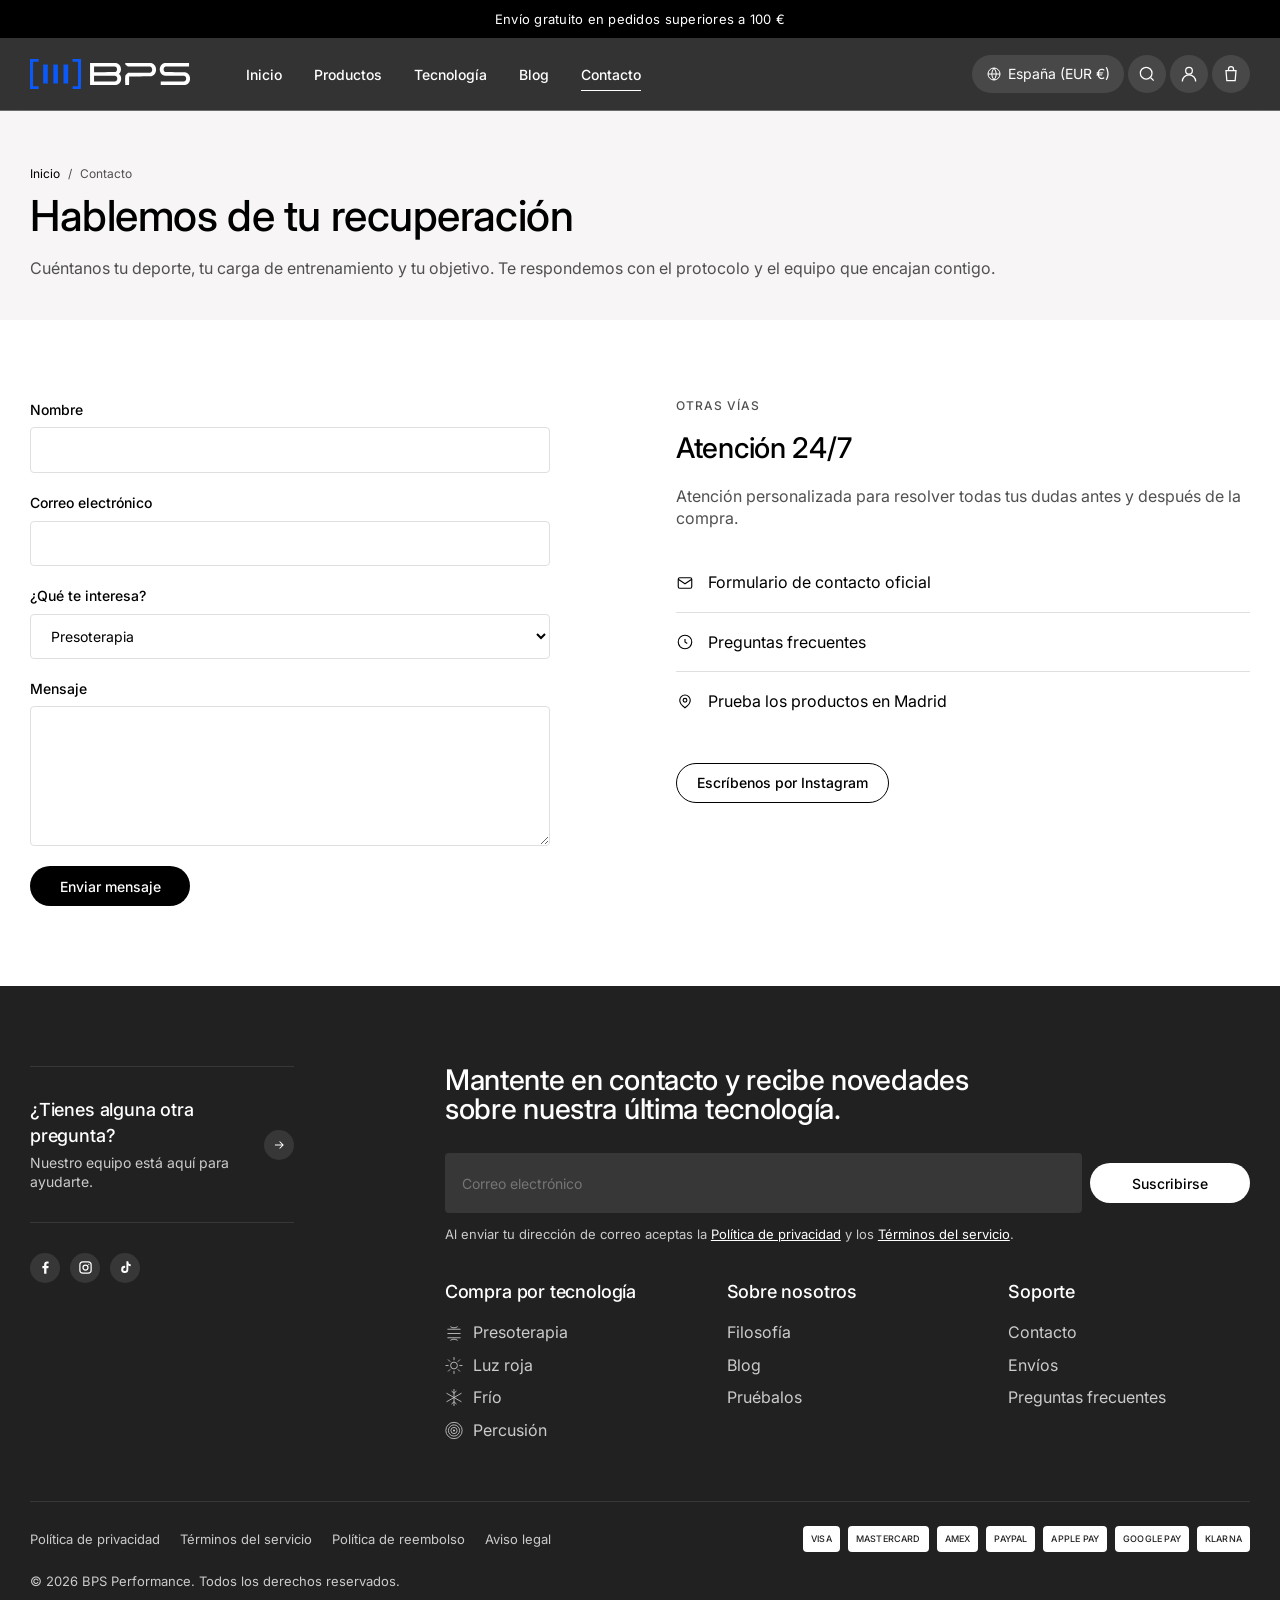
<file: contacto.html>
<!DOCTYPE html>
<html lang="es">
<head>
<meta charset="utf-8">
<meta name="viewport" content="width=device-width, initial-scale=1">
<title>Contacto — BPS Performance</title>
<meta name="description" content="Habla con un especialista de BPS Performance. Te ayudamos a elegir el protocolo y el equipo de recuperación que encajan contigo.">

<link rel="preconnect" href="https://fonts.googleapis.com">
<link rel="preconnect" href="https://fonts.gstatic.com" crossorigin>
<link rel="preconnect" href="https://cdn.shopify.com">
<link href="https://fonts.googleapis.com/css2?family=Inter:wght@400;500&display=swap" rel="stylesheet">

<link rel="stylesheet" href="assets/css/tokens.css">
<link rel="stylesheet" href="assets/css/base.css">
<link rel="stylesheet" href="assets/css/components.css">
<link rel="stylesheet" href="assets/css/layout.css">
</head>

<body class="page">
<a class="skip-link" href="#main">Saltar al contenido</a>

<div class="site-header" data-site-header>
<div class="announcement">
  <p>Envío gratuito en pedidos superiores a 100&nbsp;€</p>
</div>

<!-- Cabecera fija, idéntica en todas las páginas. Al hacer scroll no cambia de
     color: sube el bloque lo justo para esconder la barra de anuncios. -->
<header class="header" data-header>
  <div class="header__inner">
    <a class="header__logo" href="index.html">
      <img class="header__logo-img" src="assets/img/logo-horizontal-white.svg"
           alt="BPS Performance" width="200" height="43">
    </a>

    <nav class="header__nav" aria-label="Principal">
      <ul>
        <li><a href="index.html">Inicio</a></li>
        <li><a href="productos.html">Productos</a></li>
        <li><a href="index.html#tecnologia">Tecnología</a></li>
        <li><a href="blog.html">Blog</a></li>
        <li><a href="contacto.html" aria-current="page">Contacto</a></li>
      </ul>
    </nav>

    <div class="header__actions">
      <a class="header__region" href="#region">
        <svg width="16" height="16" viewBox="0 0 24 24" fill="none" stroke="currentColor" stroke-width="1.5" aria-hidden="true">
          <circle cx="12" cy="12" r="9"/><path d="M3 12h18M12 3a15 15 0 0 1 0 18a15 15 0 0 1 0-18"/>
        </svg>
        España (EUR&nbsp;€)
      </a>

      <a class="header__action" href="#buscar" aria-label="Buscar">
        <svg width="20" height="20" viewBox="0 0 24 24" fill="none" stroke="currentColor" stroke-width="1.5" aria-hidden="true">
          <circle cx="11" cy="11" r="7"/><path d="m20 20-3.5-3.5"/>
        </svg>
      </a>

      <a class="header__action" href="#cuenta" aria-label="Mi cuenta">
        <svg width="20" height="20" viewBox="0 0 24 24" fill="none" stroke="currentColor" stroke-width="1.5" aria-hidden="true">
          <circle cx="12" cy="8" r="4"/><path d="M4 21a8 8 0 0 1 16 0"/>
        </svg>
      </a>

      <a class="header__action" href="#carrito" aria-label="Carrito">
        <svg width="20" height="20" viewBox="0 0 24 24" fill="none" stroke="currentColor" stroke-width="1.5" aria-hidden="true">
          <path d="M6 8h12l-1 12H7L6 8Z"/><path d="M9 8V6a3 3 0 0 1 6 0v2"/>
        </svg>
      </a>

      <button class="header__burger" type="button" data-menu-open aria-expanded="false" aria-controls="mobile-menu" aria-label="Abrir menú">
        <svg width="22" height="22" viewBox="0 0 24 24" fill="none" stroke="currentColor" stroke-width="1.5" aria-hidden="true">
          <path d="M3 7h18M3 12h18M3 17h18"/>
        </svg>
      </button>
    </div>
  </div>
</header>
</div>

<div class="drawer" id="mobile-menu" data-mobile-menu aria-hidden="true">
  <div class="drawer__backdrop" data-menu-close></div>

  <!-- data-theme="dark" invierte los tokens del bloque: texto blanco y botón
       primario en blanco sobre negro, como corresponde a una superficie oscura. -->
  <div class="drawer__panel" data-theme="dark" role="dialog" aria-modal="true" aria-label="Menú de navegación">
    <div class="drawer__head">
      <a class="drawer__logo" href="index.html" aria-label="BPS Performance — inicio">
        <img src="assets/img/logo-horizontal-white.svg" alt="BPS Performance" width="200" height="43">
      </a>
      <button class="drawer__close" type="button" data-menu-close aria-label="Cerrar menú">
        <svg width="11" height="11" viewBox="0 0 24 24" fill="none" stroke="currentColor" stroke-width="2.5" aria-hidden="true">
          <path d="M6 6l12 12M18 6L6 18"/>
        </svg>
      </button>
    </div>

    <nav class="drawer__nav" aria-label="Menú móvil">
      <a class="drawer__link" href="index.html">Inicio</a>

      <div>
        <button class="drawer__toggle" type="button" data-accordion-toggle
                aria-expanded="false" aria-controls="drawer-productos">
          Productos
          <span class="footer__accordion-icon" aria-hidden="true"></span>
        </button>
        <div class="drawer__panel-body" id="drawer-productos" data-accordion-panel>
          <div class="drawer__sublist">
            <a href="coleccion.html">Presoterapia</a>
            <a href="coleccion.html">Terapia de luz roja</a>
            <a href="coleccion.html">Recuperación fría</a>
            <a href="coleccion.html">Liberación muscular</a>
            <a href="productos.html">Ver todo el catálogo</a>
          </div>
        </div>
      </div>

      <a class="drawer__link" href="index.html#tecnologia">Tecnología</a>
      <a class="drawer__link" href="sobre-nosotros.html">Nosotros</a>
      <a class="drawer__link" href="blog.html">Blog</a>
      <a class="drawer__link" href="faq.html">Preguntas frecuentes</a>
      <a class="drawer__link" href="contacto.html">Contacto</a>
    </nav>

    <div class="drawer__foot">
      <a class="header__region" href="#region">
        <svg width="16" height="16" viewBox="0 0 24 24" fill="none" stroke="currentColor" stroke-width="1.5" aria-hidden="true">
          <circle cx="12" cy="12" r="9"/><path d="M3 12h18M12 3a15 15 0 0 1 0 18a15 15 0 0 1 0-18"/>
        </svg>
        España (EUR&nbsp;€)
      </a>
      <a class="btn btn--primary btn--full" href="productos.html">Ver todos los productos</a>
    </div>
  </div>
</div>

<main id="main">

  <section class="page-head">
    <div class="container">
      <nav class="breadcrumb" aria-label="Ruta de navegación">
        <a href="index.html">Inicio</a> <span aria-hidden="true">/</span> <span>Contacto</span>
      </nav>
      <h1 class="page-head__title h2">Hablemos de tu recuperación</h1>
      <p class="page-head__text">
        Cuéntanos tu deporte, tu carga de entrenamiento y tu objetivo. Te
        respondemos con el protocolo y el equipo que encajan contigo.
      </p>
    </div>
  </section>

  <section class="section">
    <div class="container">
      <div class="split split--top">
        <div class="split__body">
          <form action="#" method="post" style="display:grid;gap:20px;max-width:520px">
            <div class="field">
              <label for="nombre">Nombre</label>
              <input class="input" id="nombre" name="nombre" type="text" autocomplete="name" required>
            </div>

            <div class="field">
              <label for="email">Correo electrónico</label>
              <input class="input" id="email" name="email" type="email" autocomplete="email" required>
            </div>

            <div class="field">
              <label for="interes">¿Qué te interesa?</label>
              <select class="select" id="interes" name="interes">
                <option>Presoterapia</option>
                <option>Terapia de luz roja</option>
                <option>Recuperación fría</option>
                <option>Liberación muscular</option>
                <option>Recovery</option>
                <option>Equipar un centro o clínica</option>
              </select>
            </div>

            <div class="field">
              <label for="mensaje">Mensaje</label>
              <textarea class="textarea" id="mensaje" name="mensaje" required></textarea>
            </div>

            <div>
              <button class="btn btn--primary" type="submit">Enviar mensaje</button>
            </div>
          </form>
        </div>

        <div class="split__body">
          <p class="text-eyebrow">Otras vías</p>
          <h2 class="h4">Atención 24/7</h2>
          <p class="text-muted measure">
            Atención personalizada para resolver todas tus dudas antes y después
            de la compra.
          </p>

          <ul class="checklist" style="margin-top:24px">
            <li>
              <svg viewBox="0 0 24 24" fill="none" stroke="currentColor" stroke-width="1.5" aria-hidden="true"><rect x="3" y="5" width="18" height="14" rx="2"/><path d="m3 7 9 6 9-6"/></svg>
              <a href="https://bpsperformance.com/pages/contacto">Formulario de contacto oficial</a>
            </li>
            <li>
              <svg viewBox="0 0 24 24" fill="none" stroke="currentColor" stroke-width="1.5" aria-hidden="true"><circle cx="12" cy="12" r="9"/><path d="M12 8v4l3 2"/></svg>
              <a href="faq.html">Preguntas frecuentes</a>
            </li>
            <li>
              <svg viewBox="0 0 24 24" fill="none" stroke="currentColor" stroke-width="1.5" aria-hidden="true"><path d="M12 21s-7-4.6-7-10a7 7 0 1 1 14 0c0 5.4-7 10-7 10Z"/><circle cx="12" cy="11" r="2.5"/></svg>
              <a href="https://fisioterapiabackpackretiro.es">Prueba los productos en Madrid</a>
            </li>
          </ul>

          <div class="split__actions" style="margin-top:28px">
            <a class="btn btn--secondary" href="https://www.instagram.com/bps_performance_system/">Escríbenos por Instagram</a>
          </div>
        </div>
      </div>
    </div>
  </section>

</main>

<footer class="footer" data-theme="footer">
  <div class="container">
    <div class="footer__top">
      <div class="footer__aside">
        <a class="footer__help" href="contacto.html">
          <span>
            <span class="footer__help-title">¿Tienes alguna otra pregunta?</span>
            <span class="footer__help-text">Nuestro equipo está aquí para ayudarte.</span>
          </span>
          <span class="footer__help-icon" aria-hidden="true">
            <svg width="14" height="14" viewBox="0 0 24 24" fill="none" stroke="currentColor" stroke-width="1.8"><path d="M5 12h14M13 6l6 6-6 6"/></svg>
          </span>
        </a>
        <div class="footer__social">
          <a href="https://www.facebook.com/people/BPS-Performance-System/61586134767767/" aria-label="Facebook">
            <svg width="15" height="15" viewBox="0 0 24 24" fill="currentColor" aria-hidden="true"><path d="M13.5 22v-9h3l.5-3.5h-3.5V7.4c0-1 .3-1.7 1.8-1.7H17V2.6C16.7 2.5 15.6 2.4 14.3 2.4c-2.7 0-4.5 1.6-4.5 4.6v2.5H7V13h2.8v9z"/></svg>
          </a>
          <a href="https://www.instagram.com/bps_performance_system/" aria-label="Instagram">
            <svg width="15" height="15" viewBox="0 0 24 24" fill="none" stroke="currentColor" stroke-width="2" aria-hidden="true"><rect x="3" y="3" width="18" height="18" rx="5"/><circle cx="12" cy="12" r="4"/><circle cx="17.2" cy="6.8" r="1" fill="currentColor" stroke="none"/></svg>
          </a>
          <a href="https://www.tiktok.com/@bps_performance_system" aria-label="TikTok">
            <svg width="15" height="15" viewBox="0 0 24 24" fill="currentColor" aria-hidden="true"><path d="M16.5 2h-3v13a2.6 2.6 0 1 1-2.6-2.6c.2 0 .4 0 .6.1V9.4a5.7 5.7 0 1 0 5 5.6V8.7a6.6 6.6 0 0 0 3.8 1.2V6.8a3.8 3.8 0 0 1-3.8-3.8z"/></svg>
          </a>
        </div>
      </div>

      <div class="footer__main">
        <div style="width:100%">
          <h2 class="footer__newsletter-title">Mantente en contacto y recibe novedades sobre nuestra última tecnología.</h2>
          <form class="subscribe" action="#" method="post">
            <label class="visually-hidden" for="footer-email">Correo electrónico</label>
            <input class="input" id="footer-email" name="email" type="email" placeholder="Correo electrónico" required>
            <button class="btn btn--primary" type="submit">Suscribirse</button>
          </form>
          <p class="footer__legal-note">
            Al enviar tu dirección de correo aceptas la
            <a href="https://bpsperformance.com/policies/privacy-policy">Política de privacidad</a> y los
            <a href="https://bpsperformance.com/policies/terms-of-service">Términos del servicio</a>.
          </p>
        </div>

        <div class="footer__columns">
          <div>
            <button class="footer__accordion-toggle" type="button" data-accordion-toggle
                    aria-expanded="false" aria-controls="footer-tech">
              Compra por tecnología
              <span class="footer__accordion-icon" aria-hidden="true"></span>
            </button>
            <h2 class="footer__heading">Compra por tecnología</h2>
            <div class="footer__accordion-panel" data-scope="mobile" id="footer-tech" data-accordion-panel="mobile">
              <div>
                <ul class="footer__links">
              <li><a href="coleccion.html"><span class="footer__icon" aria-hidden="true"><svg viewBox="0 0 19 19" fill="none"><path d="M3 5h13M3 9.5h13M3 14h13" stroke="currentColor" stroke-width="0.9" stroke-linecap="round"/><path d="M6 2.5c2 1.4 5 1.4 7 0M6 16.5c2-1.4 5-1.4 7 0" stroke="currentColor" stroke-width="0.9" stroke-linecap="round"/></svg></span><span>Presoterapia</span></a></li>
              <li><a href="coleccion.html"><span class="footer__icon" aria-hidden="true"><svg viewBox="0 0 19 19" fill="none"><circle cx="9.5" cy="9.5" r="3.6" stroke="currentColor" stroke-width="0.9"/><path d="M9.5 1v2.4M9.5 15.6V18M18 9.5h-2.4M3.4 9.5H1M15.5 3.5l-1.7 1.7M5.2 13.8l-1.7 1.7M15.5 15.5l-1.7-1.7M5.2 5.2 3.5 3.5" stroke="currentColor" stroke-width="0.9" stroke-linecap="round"/></svg></span><span>Luz roja</span></a></li>
              <li><a href="coleccion.html"><span class="footer__icon" aria-hidden="true"><svg viewBox="0 0 19 19" fill="none"><path d="M9.5 1v17M2 5.2l15 8.6M17 5.2 2 13.8" stroke="currentColor" stroke-width="0.9" stroke-linecap="round"/><path d="M7.2 2.9 9.5 5l2.3-2.1M7.2 16.1 9.5 14l2.3 2.1" stroke="currentColor" stroke-width="0.9" stroke-linecap="round" fill="none"/></svg></span><span>Frío</span></a></li>
              <li><a href="coleccion.html"><span class="footer__icon" aria-hidden="true"><svg viewBox="0 0 19 19" fill="none"><circle cx="9.5" cy="9.5" r="8.6" stroke="currentColor" stroke-width="0.9"/><circle cx="9.5" cy="9.5" r="5.9" stroke="currentColor" stroke-width="0.9"/><circle cx="9.5" cy="9.5" r="3.3" stroke="currentColor" stroke-width="0.9"/><circle cx="9.5" cy="9.5" r="1.1" fill="currentColor"/></svg></span><span>Percusión</span></a></li>
                </ul>
              </div>
            </div>
          </div>
          <div>
            <button class="footer__accordion-toggle" type="button" data-accordion-toggle
                    aria-expanded="false" aria-controls="footer-about">
              Sobre nosotros
              <span class="footer__accordion-icon" aria-hidden="true"></span>
            </button>
            <h2 class="footer__heading">Sobre nosotros</h2>
            <div class="footer__accordion-panel" data-scope="mobile" id="footer-about" data-accordion-panel="mobile">
              <div>
                <ul class="footer__links">
              <li><a href="sobre-nosotros.html"><span>Filosofía</span></a></li>
              <li><a href="blog.html"><span>Blog</span></a></li>
              <li><a href="https://fisioterapiabackpackretiro.es"><span>Pruébalos</span></a></li>
                </ul>
              </div>
            </div>
          </div>
          <div>
            <button class="footer__accordion-toggle" type="button" data-accordion-toggle
                    aria-expanded="false" aria-controls="footer-support">
              Soporte
              <span class="footer__accordion-icon" aria-hidden="true"></span>
            </button>
            <h2 class="footer__heading">Soporte</h2>
            <div class="footer__accordion-panel" data-scope="mobile" id="footer-support" data-accordion-panel="mobile">
              <div>
                <ul class="footer__links">
              <li><a href="contacto.html"><span>Contacto</span></a></li>
              <li><a href="https://bpsperformance.com/policies/shipping-policy"><span>Envíos</span></a></li>
              <li><a href="faq.html"><span>Preguntas frecuentes</span></a></li>
                </ul>
              </div>
            </div>
          </div>
        </div>
      </div>
    </div>

    <div class="footer__bottom">
      <div class="footer__legal">
        <a href="https://bpsperformance.com/policies/privacy-policy">Política de privacidad</a>
        <a href="https://bpsperformance.com/policies/terms-of-service">Términos del servicio</a>
        <a href="https://bpsperformance.com/policies/refund-policy">Política de reembolso</a>
        <a href="https://bpsperformance.com/policies/legal-notice">Aviso legal</a>
      </div>

      <div class="footer__payments" aria-label="Formas de pago">
        <span class="footer__payment">VISA</span>
        <span class="footer__payment">MASTERCARD</span>
        <span class="footer__payment">AMEX</span>
        <span class="footer__payment">PAYPAL</span>
        <span class="footer__payment">APPLE PAY</span>
        <span class="footer__payment">GOOGLE PAY</span>
        <span class="footer__payment">KLARNA</span>
      </div>
    </div>

    <p class="footer__copy" style="margin-top:20px">© 2026 BPS Performance. Todos los derechos reservados.</p>
  </div>
</footer>

<script src="assets/js/site.js" defer></script>
</body>
</html>
</file>
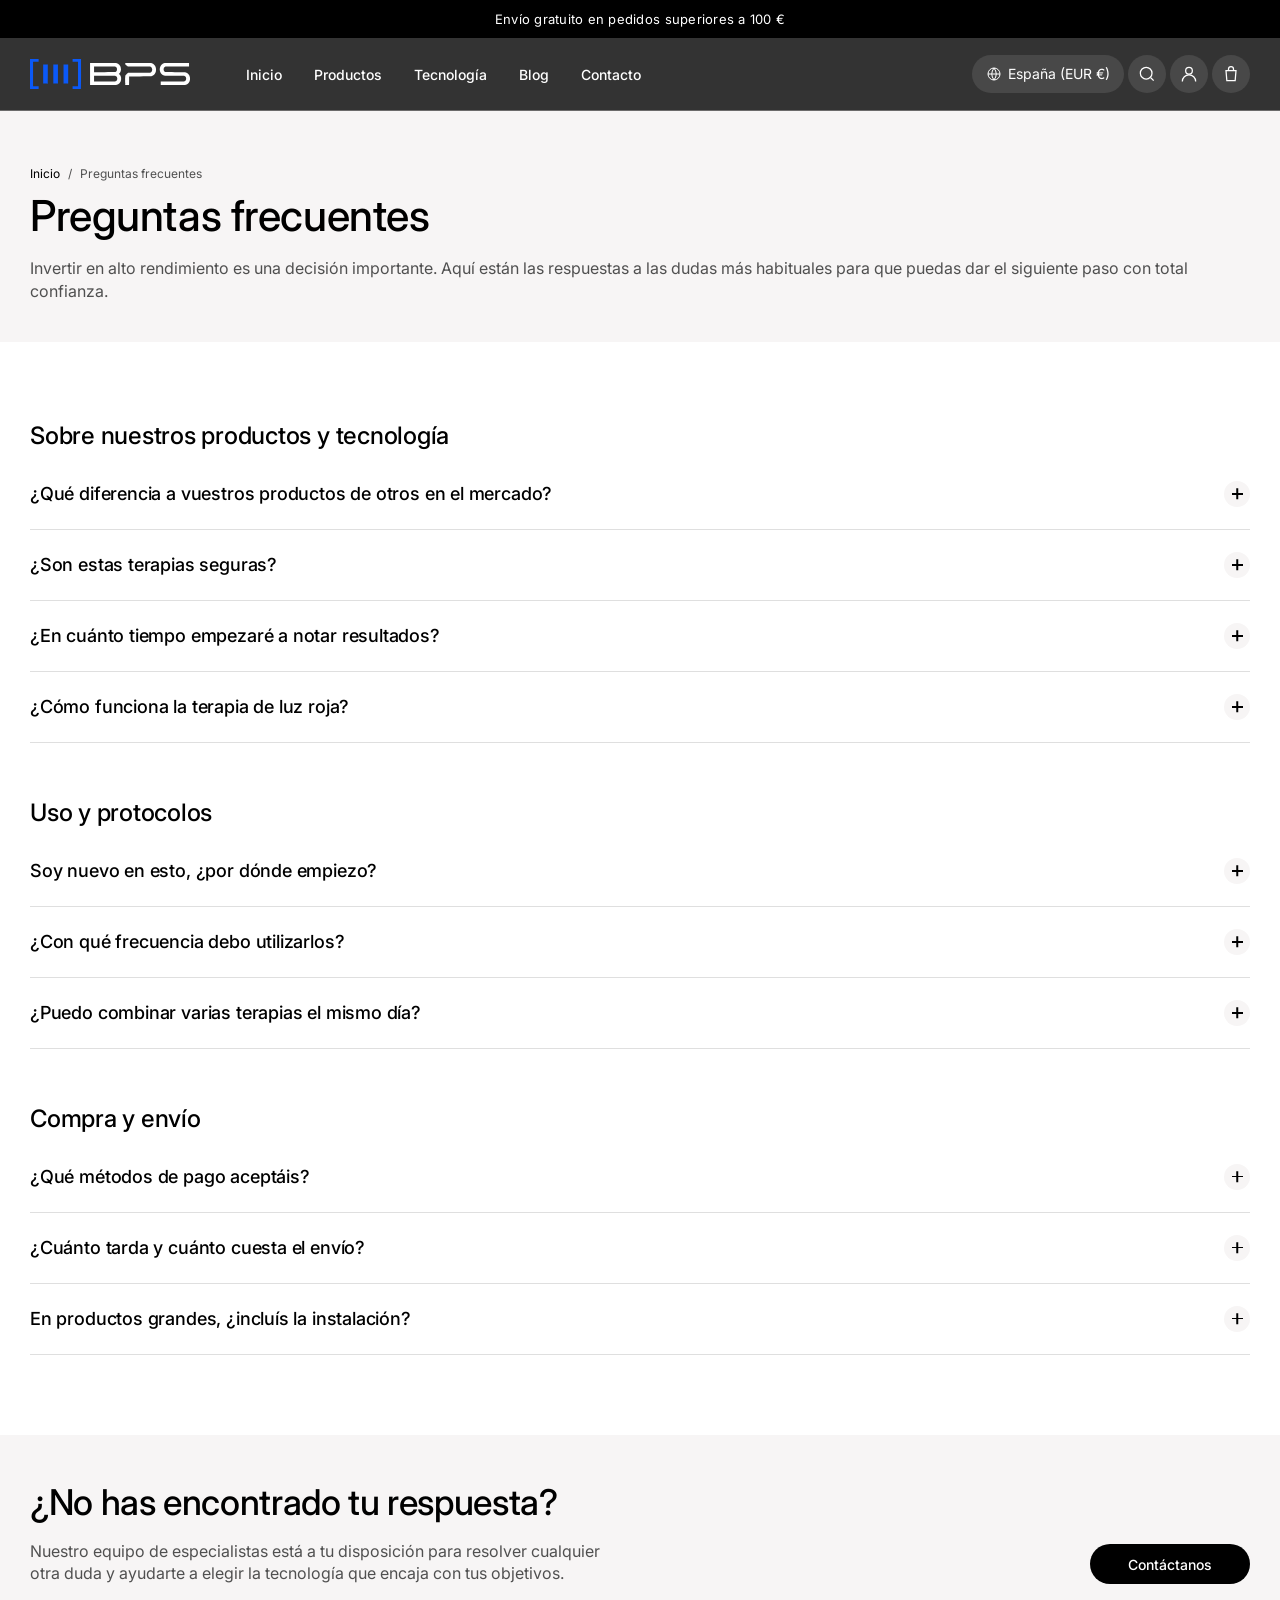
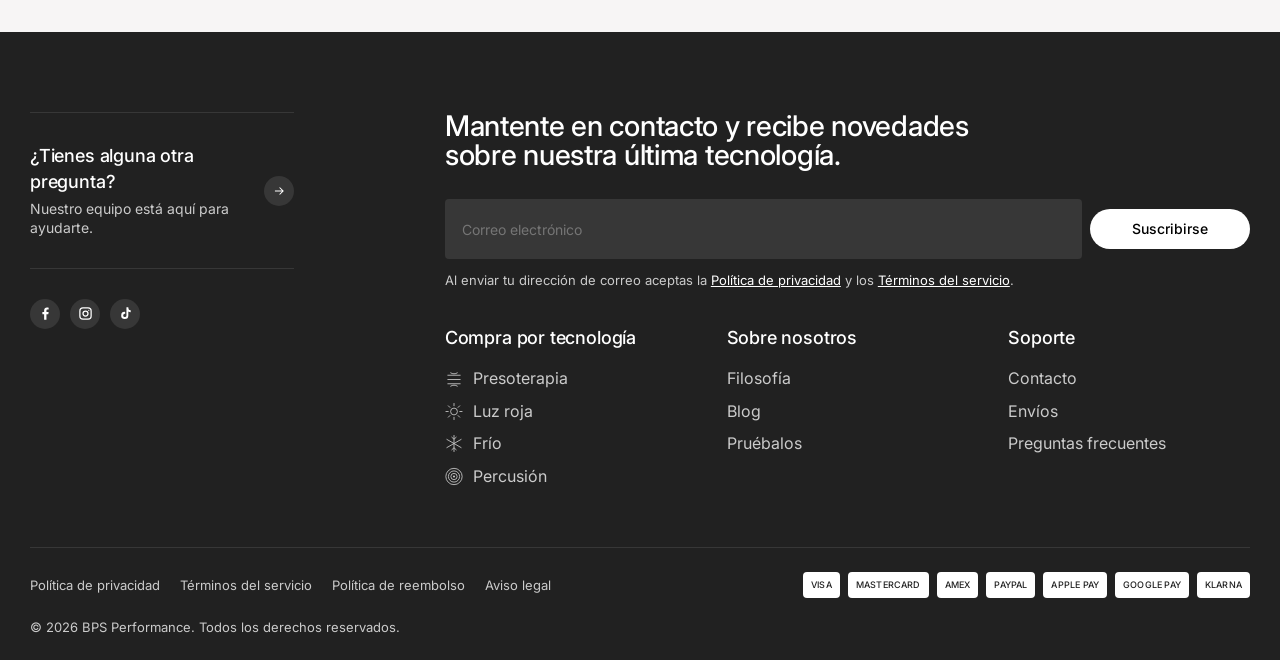
<file: faq.html>
<!DOCTYPE html>
<html lang="es">
<head>
<meta charset="utf-8">
<meta name="viewport" content="width=device-width, initial-scale=1">
<title>Preguntas frecuentes — BPS Performance</title>
<meta name="description" content="Resolvemos las dudas más habituales sobre productos, protocolos de uso, envíos y formas de pago.">

<link rel="preconnect" href="https://fonts.googleapis.com">
<link rel="preconnect" href="https://fonts.gstatic.com" crossorigin>
<link rel="preconnect" href="https://cdn.shopify.com">
<link href="https://fonts.googleapis.com/css2?family=Inter:wght@400;500&display=swap" rel="stylesheet">

<link rel="stylesheet" href="assets/css/tokens.css">
<link rel="stylesheet" href="assets/css/base.css">
<link rel="stylesheet" href="assets/css/components.css">
<link rel="stylesheet" href="assets/css/layout.css">
</head>

<body class="page">
<a class="skip-link" href="#main">Saltar al contenido</a>

<div class="site-header" data-site-header>
<div class="announcement">
  <p>Envío gratuito en pedidos superiores a 100&nbsp;€</p>
</div>

<!-- Cabecera fija, idéntica en todas las páginas. Al hacer scroll no cambia de
     color: sube el bloque lo justo para esconder la barra de anuncios. -->
<header class="header" data-header>
  <div class="header__inner">
    <a class="header__logo" href="index.html">
      <img class="header__logo-img" src="assets/img/logo-horizontal-white.svg"
           alt="BPS Performance" width="200" height="43">
    </a>

    <nav class="header__nav" aria-label="Principal">
      <ul>
        <li><a href="index.html">Inicio</a></li>
        <li><a href="productos.html">Productos</a></li>
        <li><a href="index.html#tecnologia">Tecnología</a></li>
        <li><a href="blog.html">Blog</a></li>
        <li><a href="contacto.html">Contacto</a></li>
      </ul>
    </nav>

    <div class="header__actions">
      <a class="header__region" href="#region">
        <svg width="16" height="16" viewBox="0 0 24 24" fill="none" stroke="currentColor" stroke-width="1.5" aria-hidden="true">
          <circle cx="12" cy="12" r="9"/><path d="M3 12h18M12 3a15 15 0 0 1 0 18a15 15 0 0 1 0-18"/>
        </svg>
        España (EUR&nbsp;€)
      </a>

      <a class="header__action" href="#buscar" aria-label="Buscar">
        <svg width="20" height="20" viewBox="0 0 24 24" fill="none" stroke="currentColor" stroke-width="1.5" aria-hidden="true">
          <circle cx="11" cy="11" r="7"/><path d="m20 20-3.5-3.5"/>
        </svg>
      </a>

      <a class="header__action" href="#cuenta" aria-label="Mi cuenta">
        <svg width="20" height="20" viewBox="0 0 24 24" fill="none" stroke="currentColor" stroke-width="1.5" aria-hidden="true">
          <circle cx="12" cy="8" r="4"/><path d="M4 21a8 8 0 0 1 16 0"/>
        </svg>
      </a>

      <a class="header__action" href="#carrito" aria-label="Carrito">
        <svg width="20" height="20" viewBox="0 0 24 24" fill="none" stroke="currentColor" stroke-width="1.5" aria-hidden="true">
          <path d="M6 8h12l-1 12H7L6 8Z"/><path d="M9 8V6a3 3 0 0 1 6 0v2"/>
        </svg>
      </a>

      <button class="header__burger" type="button" data-menu-open aria-expanded="false" aria-controls="mobile-menu" aria-label="Abrir menú">
        <svg width="22" height="22" viewBox="0 0 24 24" fill="none" stroke="currentColor" stroke-width="1.5" aria-hidden="true">
          <path d="M3 7h18M3 12h18M3 17h18"/>
        </svg>
      </button>
    </div>
  </div>
</header>
</div>

<div class="drawer" id="mobile-menu" data-mobile-menu aria-hidden="true">
  <div class="drawer__backdrop" data-menu-close></div>

  <!-- data-theme="dark" invierte los tokens del bloque: texto blanco y botón
       primario en blanco sobre negro, como corresponde a una superficie oscura. -->
  <div class="drawer__panel" data-theme="dark" role="dialog" aria-modal="true" aria-label="Menú de navegación">
    <div class="drawer__head">
      <a class="drawer__logo" href="index.html" aria-label="BPS Performance — inicio">
        <img src="assets/img/logo-horizontal-white.svg" alt="BPS Performance" width="200" height="43">
      </a>
      <button class="drawer__close" type="button" data-menu-close aria-label="Cerrar menú">
        <svg width="11" height="11" viewBox="0 0 24 24" fill="none" stroke="currentColor" stroke-width="2.5" aria-hidden="true">
          <path d="M6 6l12 12M18 6L6 18"/>
        </svg>
      </button>
    </div>

    <nav class="drawer__nav" aria-label="Menú móvil">
      <a class="drawer__link" href="index.html">Inicio</a>

      <div>
        <button class="drawer__toggle" type="button" data-accordion-toggle
                aria-expanded="false" aria-controls="drawer-productos">
          Productos
          <span class="footer__accordion-icon" aria-hidden="true"></span>
        </button>
        <div class="drawer__panel-body" id="drawer-productos" data-accordion-panel>
          <div class="drawer__sublist">
            <a href="coleccion.html">Presoterapia</a>
            <a href="coleccion.html">Terapia de luz roja</a>
            <a href="coleccion.html">Recuperación fría</a>
            <a href="coleccion.html">Liberación muscular</a>
            <a href="productos.html">Ver todo el catálogo</a>
          </div>
        </div>
      </div>

      <a class="drawer__link" href="index.html#tecnologia">Tecnología</a>
      <a class="drawer__link" href="sobre-nosotros.html">Nosotros</a>
      <a class="drawer__link" href="blog.html">Blog</a>
      <a class="drawer__link" href="faq.html">Preguntas frecuentes</a>
      <a class="drawer__link" href="contacto.html">Contacto</a>
    </nav>

    <div class="drawer__foot">
      <a class="header__region" href="#region">
        <svg width="16" height="16" viewBox="0 0 24 24" fill="none" stroke="currentColor" stroke-width="1.5" aria-hidden="true">
          <circle cx="12" cy="12" r="9"/><path d="M3 12h18M12 3a15 15 0 0 1 0 18a15 15 0 0 1 0-18"/>
        </svg>
        España (EUR&nbsp;€)
      </a>
      <a class="btn btn--primary btn--full" href="productos.html">Ver todos los productos</a>
    </div>
  </div>
</div>

<main id="main">

  <section class="page-head">
    <div class="container">
      <nav class="breadcrumb" aria-label="Ruta de navegación">
        <a href="index.html">Inicio</a> <span aria-hidden="true">/</span> <span>Preguntas frecuentes</span>
      </nav>
      <h1 class="page-head__title h2">Preguntas frecuentes</h1>
      <p class="page-head__text">
        Invertir en alto rendimiento es una decisión importante. Aquí están las
        respuestas a las dudas más habituales para que puedas dar el siguiente
        paso con total confianza.
      </p>
    </div>
  </section>

  <section class="section">
    <div class="container">
      
      <div class="faq__group">
        <h2 class="h5 faq__group-title">Sobre nuestros productos y tecnología</h2>
        <div class="faq__list">
        <div class="faq__item">
          <button class="faq__q" type="button" data-accordion-toggle aria-expanded="false" aria-controls="faq-0-0">
            <span>¿Qué diferencia a vuestros productos de otros en el mercado?</span>
            <span class="footer__accordion-icon" aria-hidden="true"></span>
          </button>
          <div class="faq__a" id="faq-0-0" data-accordion-panel>
            <div><p class="text-muted measure">No somos un simple marketplace. Cada producto del catálogo ha sido seleccionado por su evidencia científica, su calidad de construcción y por usarse en entornos de alto rendimiento por atletas y fisioterapeutas de élite. Priorizamos resultados y fiabilidad por encima de todo.</p></div>
          </div>
        </div>
        <div class="faq__item">
          <button class="faq__q" type="button" data-accordion-toggle aria-expanded="false" aria-controls="faq-0-1">
            <span>¿Son estas terapias seguras?</span>
            <span class="footer__accordion-icon" aria-hidden="true"></span>
          </button>
          <div class="faq__a" id="faq-0-1" data-accordion-panel>
            <div><p class="text-muted measure">Sí. Todas las tecnologías que ofrecemos son seguras cuando se usan siguiendo las indicaciones y los protocolos recomendados. Aun así, conviene consultar con un profesional de la salud antes de empezar cualquier terapia nueva, especialmente si tienes condiciones médicas preexistentes. Cada producto incluye un manual detallado de uso y contraindicaciones.</p></div>
          </div>
        </div>
        <div class="faq__item">
          <button class="faq__q" type="button" data-accordion-toggle aria-expanded="false" aria-controls="faq-0-2">
            <span>¿En cuánto tiempo empezaré a notar resultados?</span>
            <span class="footer__accordion-icon" aria-hidden="true"></span>
          </button>
          <div class="faq__a" id="faq-0-2" data-accordion-panel>
            <div><p class="text-muted measure">Varía según la persona, la terapia y la constancia. Algunos beneficios, como la relajación o la reducción del dolor agudo, se notan desde la primera sesión. Otros, como la mejora del rendimiento o la recuperación celular, son acumulativos y se hacen evidentes tras varias semanas de uso regular.</p></div>
          </div>
        </div>
        <div class="faq__item">
          <button class="faq__q" type="button" data-accordion-toggle aria-expanded="false" aria-controls="faq-0-3">
            <span>¿Cómo funciona la terapia de luz roja?</span>
            <span class="footer__accordion-icon" aria-hidden="true"></span>
          </button>
          <div class="faq__a" id="faq-0-3" data-accordion-panel>
            <div><p class="text-muted measure">Utiliza longitudes de onda específicas, roja e infrarroja cercana, que penetran en la piel y son absorbidas por las mitocondrias, las centrales energéticas de tus células. Eso estimula la producción de energía (ATP), reduce la inflamación y promueve la reparación celular.</p></div>
          </div>
        </div>
        </div>
      </div>
      <div class="faq__group">
        <h2 class="h5 faq__group-title">Uso y protocolos</h2>
        <div class="faq__list">
        <div class="faq__item">
          <button class="faq__q" type="button" data-accordion-toggle aria-expanded="false" aria-controls="faq-1-0">
            <span>Soy nuevo en esto, ¿por dónde empiezo?</span>
            <span class="footer__accordion-icon" aria-hidden="true"></span>
          </button>
          <div class="faq__a" id="faq-1-0" data-accordion-panel>
            <div><p class="text-muted measure">Todos nuestros productos incluyen manual de usuario y protocolos de inicio recomendados. La regla general es empezar con sesiones cortas y de menor intensidad, e ir aumentando gradualmente a medida que tu cuerpo se adapta.</p></div>
          </div>
        </div>
        <div class="faq__item">
          <button class="faq__q" type="button" data-accordion-toggle aria-expanded="false" aria-controls="faq-1-1">
            <span>¿Con qué frecuencia debo utilizarlos?</span>
            <span class="footer__accordion-icon" aria-hidden="true"></span>
          </button>
          <div class="faq__a" id="faq-1-1" data-accordion-panel>
            <div><p class="text-muted measure">Depende del producto y de tus objetivos. Como norma, terapias como la luz roja o la presoterapia se benefician de un uso constante de 3 a 5 veces por semana. La crioterapia puede usarse tras entrenamientos intensos o según se necesite. Lo importante es escuchar a tu cuerpo.</p></div>
          </div>
        </div>
        <div class="faq__item">
          <button class="faq__q" type="button" data-accordion-toggle aria-expanded="false" aria-controls="faq-1-2">
            <span>¿Puedo combinar varias terapias el mismo día?</span>
            <span class="footer__accordion-icon" aria-hidden="true"></span>
          </button>
          <div class="faq__a" id="faq-1-2" data-accordion-panel>
            <div><p class="text-muted measure">Sí, y a menudo es beneficioso: es lo que se conoce como apilamiento. Por ejemplo, pistola de masaje antes de entrenar, crioterapia después y luz roja al final del día para optimizar la recuperación.</p></div>
          </div>
        </div>
        </div>
      </div>
      <div class="faq__group">
        <h2 class="h5 faq__group-title">Compra y envío</h2>
        <div class="faq__list">
        <div class="faq__item">
          <button class="faq__q" type="button" data-accordion-toggle aria-expanded="false" aria-controls="faq-2-0">
            <span>¿Qué métodos de pago aceptáis?</span>
            <span class="footer__accordion-icon" aria-hidden="true"></span>
          </button>
          <div class="faq__a" id="faq-2-0" data-accordion-panel>
            <div><p class="text-muted measure">Las principales tarjetas de crédito (Visa, Mastercard, American Express), PayPal y financiación a través de SeQura para pagar en cómodos plazos.</p></div>
          </div>
        </div>
        <div class="faq__item">
          <button class="faq__q" type="button" data-accordion-toggle aria-expanded="false" aria-controls="faq-2-1">
            <span>¿Cuánto tarda y cuánto cuesta el envío?</span>
            <span class="footer__accordion-icon" aria-hidden="true"></span>
          </button>
          <div class="faq__a" id="faq-2-1" data-accordion-panel>
            <div><p class="text-muted measure">El envío es gratuito en pedidos superiores a 100 €. Los artículos pequeños tardan de 1 a 3 días laborables; los equipos grandes, como bañeras de crioterapia, de 5 a 10 días laborables, y se coordinan directamente contigo.</p></div>
          </div>
        </div>
        <div class="faq__item">
          <button class="faq__q" type="button" data-accordion-toggle aria-expanded="false" aria-controls="faq-2-2">
            <span>En productos grandes, ¿incluís la instalación?</span>
            <span class="footer__accordion-icon" aria-hidden="true"></span>
          </button>
          <div class="faq__a" id="faq-2-2" data-accordion-panel>
            <div><p class="text-muted measure">El transportista contacta previamente para coordinar la entrega, que se hace a pie de calle y no incluye instalación. En determinados productos puede ofrecerse un servicio adicional de subida a domicilio e instalación con coste extra. Pregúntanos sin compromiso antes de hacer el pedido.</p></div>
          </div>
        </div>
        </div>
      </div>
    </div>
  </section>

  <section class="section section--alt section--tight">
    <div class="container">
      <div class="band">
        <div>
          <h2 class="h3">¿No has encontrado tu respuesta?</h2>
          <p class="text-muted measure" style="margin-top:16px">
            Nuestro equipo de especialistas está a tu disposición para resolver
            cualquier otra duda y ayudarte a elegir la tecnología que encaja con
            tus objetivos.
          </p>
        </div>
        <div class="split__actions">
          <a class="btn btn--primary" href="contacto.html">Contáctanos</a>
        </div>
      </div>
    </div>
  </section>

</main>

<footer class="footer" data-theme="footer">
  <div class="container">
    <div class="footer__top">
      <div class="footer__aside">
        <a class="footer__help" href="contacto.html">
          <span>
            <span class="footer__help-title">¿Tienes alguna otra pregunta?</span>
            <span class="footer__help-text">Nuestro equipo está aquí para ayudarte.</span>
          </span>
          <span class="footer__help-icon" aria-hidden="true">
            <svg width="14" height="14" viewBox="0 0 24 24" fill="none" stroke="currentColor" stroke-width="1.8"><path d="M5 12h14M13 6l6 6-6 6"/></svg>
          </span>
        </a>
        <div class="footer__social">
          <a href="https://www.facebook.com/people/BPS-Performance-System/61586134767767/" aria-label="Facebook">
            <svg width="15" height="15" viewBox="0 0 24 24" fill="currentColor" aria-hidden="true"><path d="M13.5 22v-9h3l.5-3.5h-3.5V7.4c0-1 .3-1.7 1.8-1.7H17V2.6C16.7 2.5 15.6 2.4 14.3 2.4c-2.7 0-4.5 1.6-4.5 4.6v2.5H7V13h2.8v9z"/></svg>
          </a>
          <a href="https://www.instagram.com/bps_performance_system/" aria-label="Instagram">
            <svg width="15" height="15" viewBox="0 0 24 24" fill="none" stroke="currentColor" stroke-width="2" aria-hidden="true"><rect x="3" y="3" width="18" height="18" rx="5"/><circle cx="12" cy="12" r="4"/><circle cx="17.2" cy="6.8" r="1" fill="currentColor" stroke="none"/></svg>
          </a>
          <a href="https://www.tiktok.com/@bps_performance_system" aria-label="TikTok">
            <svg width="15" height="15" viewBox="0 0 24 24" fill="currentColor" aria-hidden="true"><path d="M16.5 2h-3v13a2.6 2.6 0 1 1-2.6-2.6c.2 0 .4 0 .6.1V9.4a5.7 5.7 0 1 0 5 5.6V8.7a6.6 6.6 0 0 0 3.8 1.2V6.8a3.8 3.8 0 0 1-3.8-3.8z"/></svg>
          </a>
        </div>
      </div>

      <div class="footer__main">
        <div style="width:100%">
          <h2 class="footer__newsletter-title">Mantente en contacto y recibe novedades sobre nuestra última tecnología.</h2>
          <form class="subscribe" action="#" method="post">
            <label class="visually-hidden" for="footer-email">Correo electrónico</label>
            <input class="input" id="footer-email" name="email" type="email" placeholder="Correo electrónico" required>
            <button class="btn btn--primary" type="submit">Suscribirse</button>
          </form>
          <p class="footer__legal-note">
            Al enviar tu dirección de correo aceptas la
            <a href="https://bpsperformance.com/policies/privacy-policy">Política de privacidad</a> y los
            <a href="https://bpsperformance.com/policies/terms-of-service">Términos del servicio</a>.
          </p>
        </div>

        <div class="footer__columns">
          <div>
            <button class="footer__accordion-toggle" type="button" data-accordion-toggle
                    aria-expanded="false" aria-controls="footer-tech">
              Compra por tecnología
              <span class="footer__accordion-icon" aria-hidden="true"></span>
            </button>
            <h2 class="footer__heading">Compra por tecnología</h2>
            <div class="footer__accordion-panel" data-scope="mobile" id="footer-tech" data-accordion-panel="mobile">
              <div>
                <ul class="footer__links">
              <li><a href="coleccion.html"><span class="footer__icon" aria-hidden="true"><svg viewBox="0 0 19 19" fill="none"><path d="M3 5h13M3 9.5h13M3 14h13" stroke="currentColor" stroke-width="0.9" stroke-linecap="round"/><path d="M6 2.5c2 1.4 5 1.4 7 0M6 16.5c2-1.4 5-1.4 7 0" stroke="currentColor" stroke-width="0.9" stroke-linecap="round"/></svg></span><span>Presoterapia</span></a></li>
              <li><a href="coleccion.html"><span class="footer__icon" aria-hidden="true"><svg viewBox="0 0 19 19" fill="none"><circle cx="9.5" cy="9.5" r="3.6" stroke="currentColor" stroke-width="0.9"/><path d="M9.5 1v2.4M9.5 15.6V18M18 9.5h-2.4M3.4 9.5H1M15.5 3.5l-1.7 1.7M5.2 13.8l-1.7 1.7M15.5 15.5l-1.7-1.7M5.2 5.2 3.5 3.5" stroke="currentColor" stroke-width="0.9" stroke-linecap="round"/></svg></span><span>Luz roja</span></a></li>
              <li><a href="coleccion.html"><span class="footer__icon" aria-hidden="true"><svg viewBox="0 0 19 19" fill="none"><path d="M9.5 1v17M2 5.2l15 8.6M17 5.2 2 13.8" stroke="currentColor" stroke-width="0.9" stroke-linecap="round"/><path d="M7.2 2.9 9.5 5l2.3-2.1M7.2 16.1 9.5 14l2.3 2.1" stroke="currentColor" stroke-width="0.9" stroke-linecap="round" fill="none"/></svg></span><span>Frío</span></a></li>
              <li><a href="coleccion.html"><span class="footer__icon" aria-hidden="true"><svg viewBox="0 0 19 19" fill="none"><circle cx="9.5" cy="9.5" r="8.6" stroke="currentColor" stroke-width="0.9"/><circle cx="9.5" cy="9.5" r="5.9" stroke="currentColor" stroke-width="0.9"/><circle cx="9.5" cy="9.5" r="3.3" stroke="currentColor" stroke-width="0.9"/><circle cx="9.5" cy="9.5" r="1.1" fill="currentColor"/></svg></span><span>Percusión</span></a></li>
                </ul>
              </div>
            </div>
          </div>
          <div>
            <button class="footer__accordion-toggle" type="button" data-accordion-toggle
                    aria-expanded="false" aria-controls="footer-about">
              Sobre nosotros
              <span class="footer__accordion-icon" aria-hidden="true"></span>
            </button>
            <h2 class="footer__heading">Sobre nosotros</h2>
            <div class="footer__accordion-panel" data-scope="mobile" id="footer-about" data-accordion-panel="mobile">
              <div>
                <ul class="footer__links">
              <li><a href="sobre-nosotros.html"><span>Filosofía</span></a></li>
              <li><a href="blog.html"><span>Blog</span></a></li>
              <li><a href="https://fisioterapiabackpackretiro.es"><span>Pruébalos</span></a></li>
                </ul>
              </div>
            </div>
          </div>
          <div>
            <button class="footer__accordion-toggle" type="button" data-accordion-toggle
                    aria-expanded="false" aria-controls="footer-support">
              Soporte
              <span class="footer__accordion-icon" aria-hidden="true"></span>
            </button>
            <h2 class="footer__heading">Soporte</h2>
            <div class="footer__accordion-panel" data-scope="mobile" id="footer-support" data-accordion-panel="mobile">
              <div>
                <ul class="footer__links">
              <li><a href="contacto.html"><span>Contacto</span></a></li>
              <li><a href="https://bpsperformance.com/policies/shipping-policy"><span>Envíos</span></a></li>
              <li><a href="faq.html"><span>Preguntas frecuentes</span></a></li>
                </ul>
              </div>
            </div>
          </div>
        </div>
      </div>
    </div>

    <div class="footer__bottom">
      <div class="footer__legal">
        <a href="https://bpsperformance.com/policies/privacy-policy">Política de privacidad</a>
        <a href="https://bpsperformance.com/policies/terms-of-service">Términos del servicio</a>
        <a href="https://bpsperformance.com/policies/refund-policy">Política de reembolso</a>
        <a href="https://bpsperformance.com/policies/legal-notice">Aviso legal</a>
      </div>

      <div class="footer__payments" aria-label="Formas de pago">
        <span class="footer__payment">VISA</span>
        <span class="footer__payment">MASTERCARD</span>
        <span class="footer__payment">AMEX</span>
        <span class="footer__payment">PAYPAL</span>
        <span class="footer__payment">APPLE PAY</span>
        <span class="footer__payment">GOOGLE PAY</span>
        <span class="footer__payment">KLARNA</span>
      </div>
    </div>

    <p class="footer__copy" style="margin-top:20px">© 2026 BPS Performance. Todos los derechos reservados.</p>
  </div>
</footer>

<script src="assets/js/site.js" defer></script>
</body>
</html>
</file>
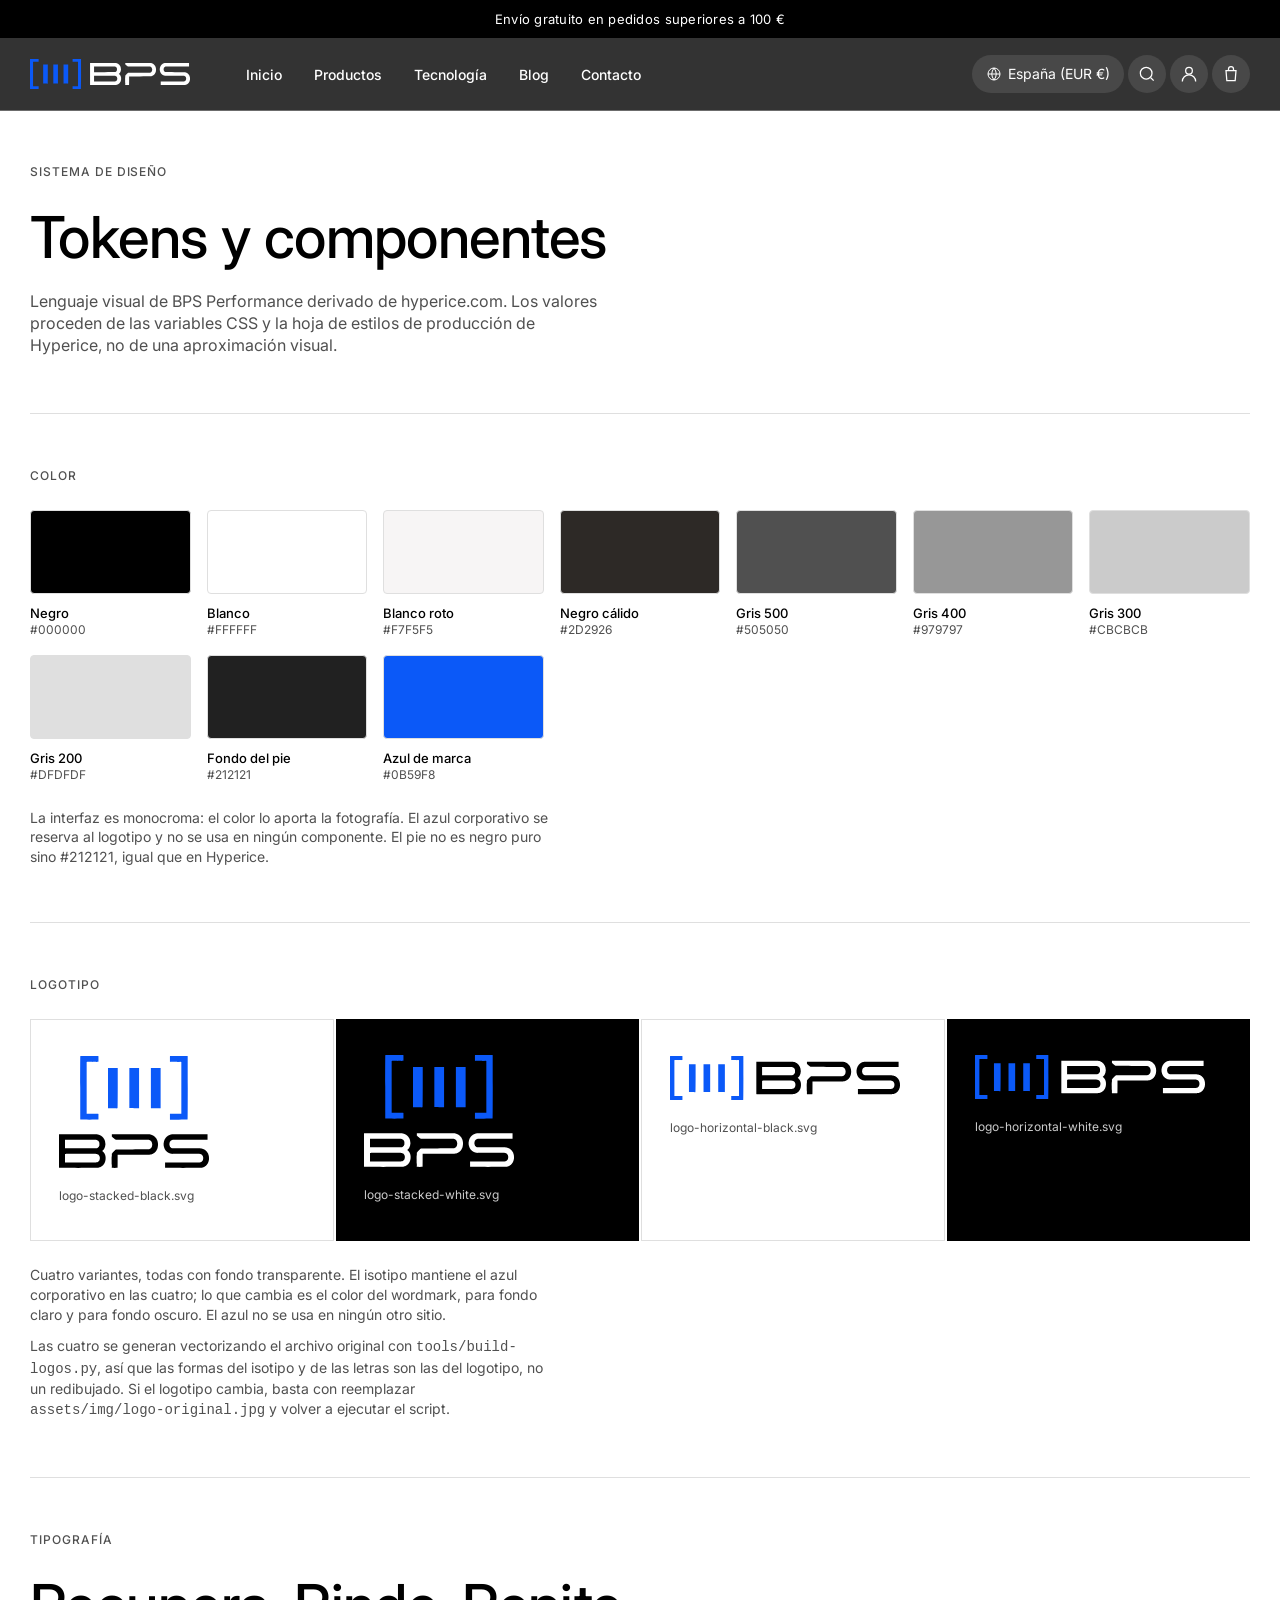
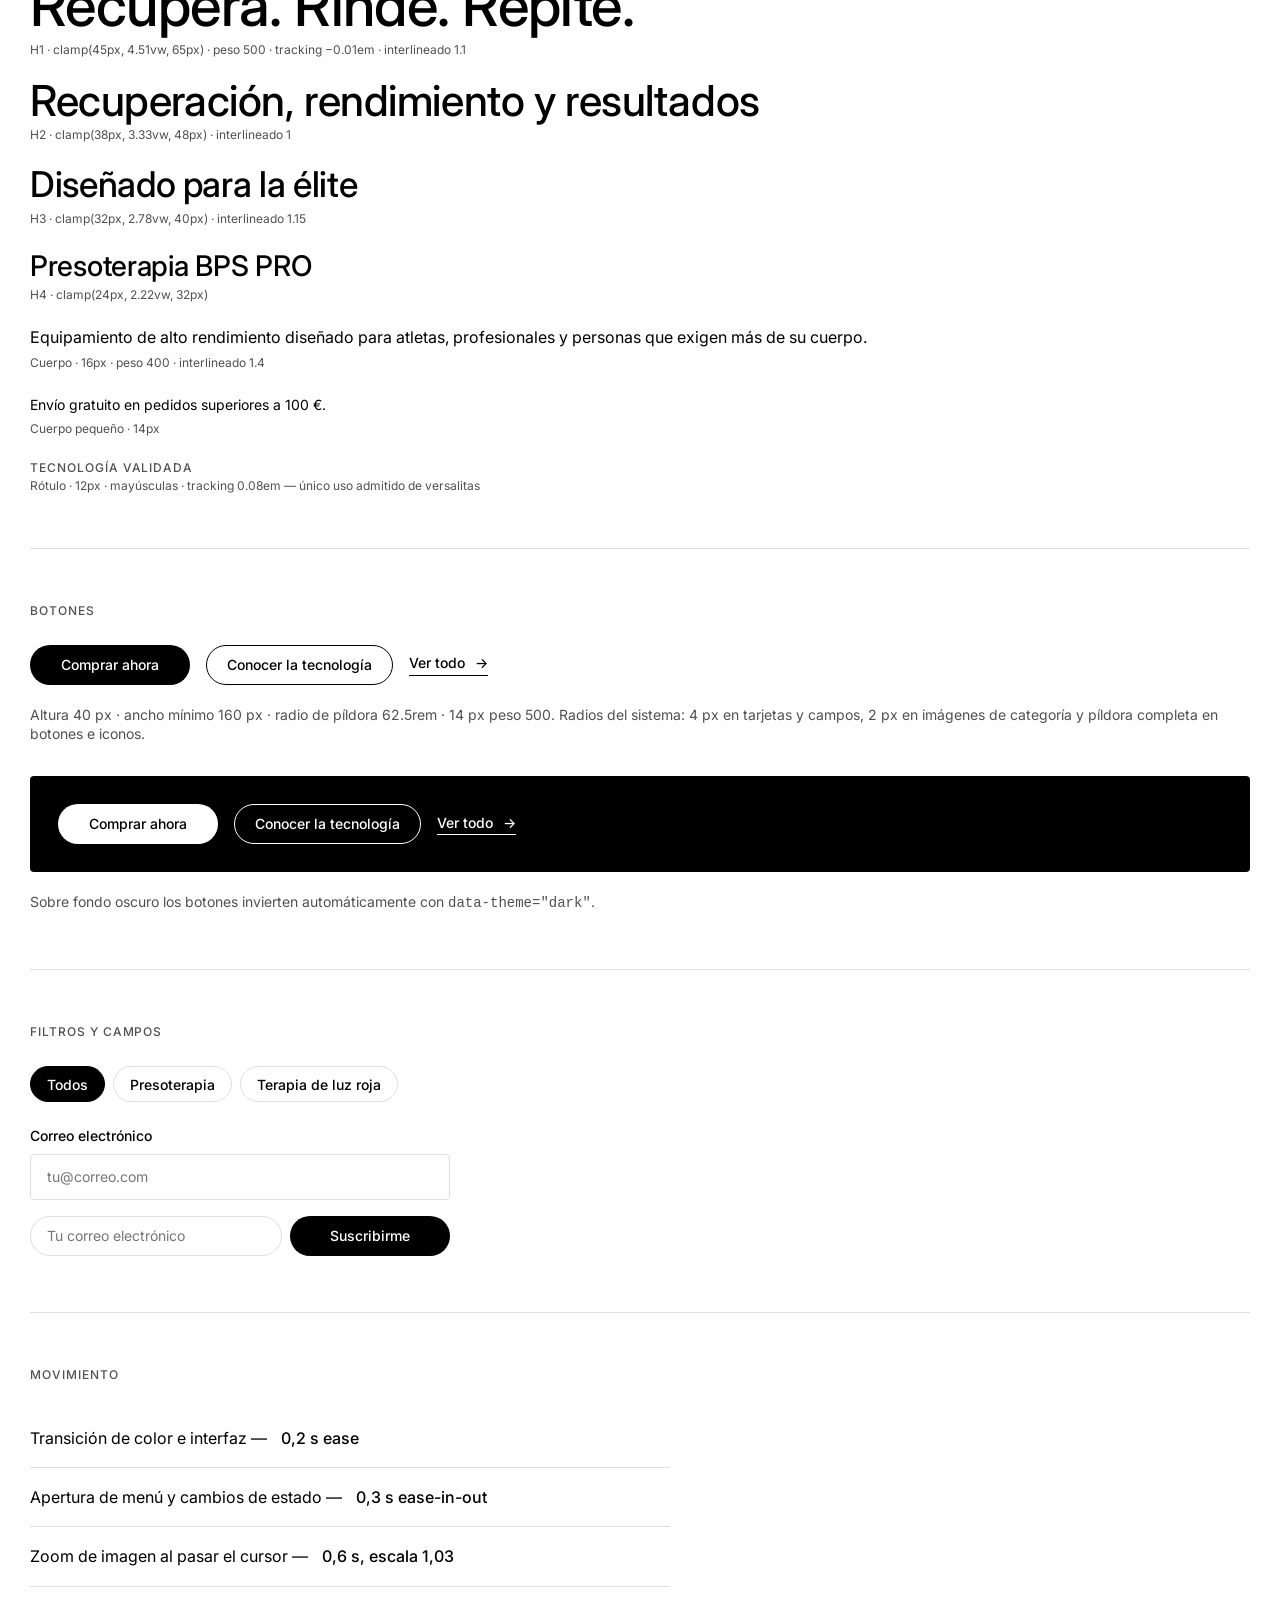
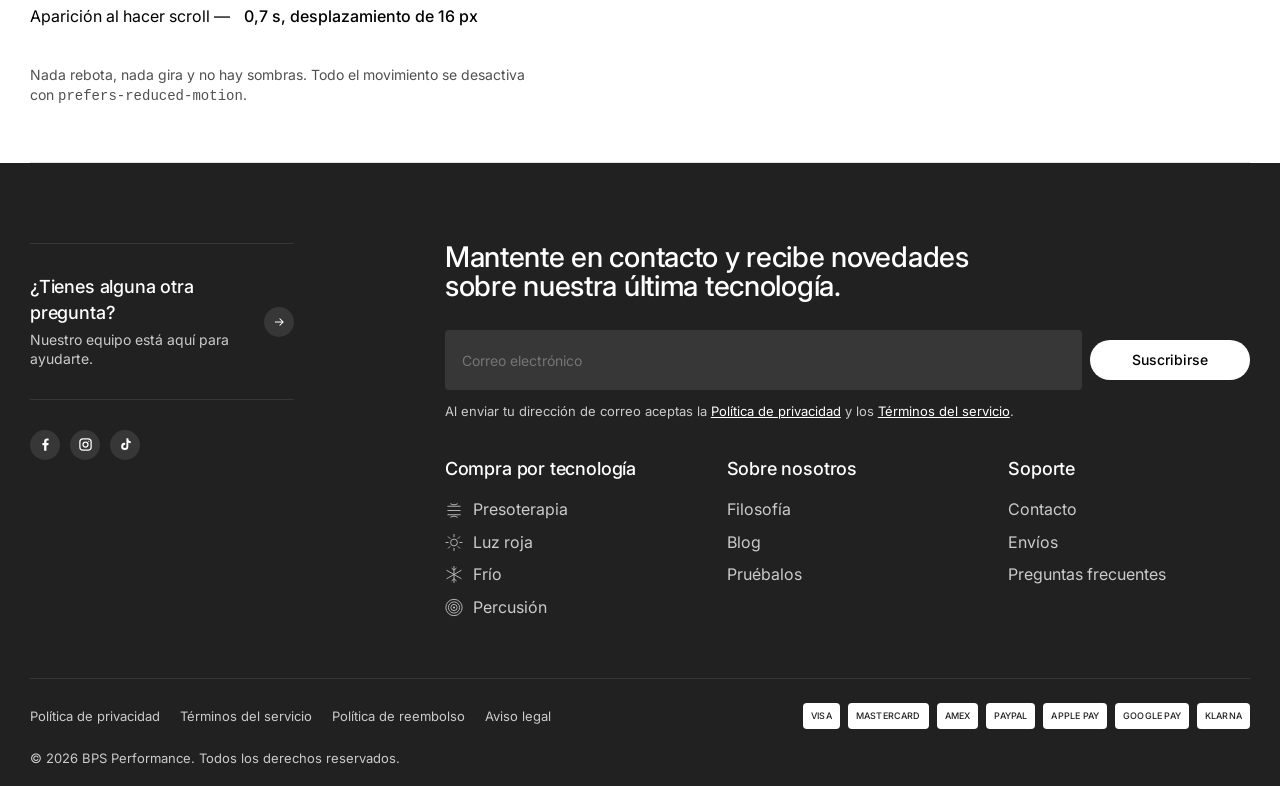
<file: styleguide.html>
<!DOCTYPE html>
<html lang="es">
<head>
<meta charset="utf-8">
<meta name="viewport" content="width=device-width, initial-scale=1">
<title>Sistema de diseño — BPS Performance</title>
<meta name="robots" content="noindex">

<link rel="preconnect" href="https://fonts.googleapis.com">
<link rel="preconnect" href="https://fonts.gstatic.com" crossorigin>
<link href="https://fonts.googleapis.com/css2?family=Inter:wght@400;500&display=swap" rel="stylesheet">

<link rel="stylesheet" href="assets/css/tokens.css">
<link rel="stylesheet" href="assets/css/base.css">
<link rel="stylesheet" href="assets/css/components.css">
<link rel="stylesheet" href="assets/css/layout.css">

<style>
  .sg-section { padding-block: 56px; border-bottom: 1px solid var(--color-border); }
  .sg-label { margin-bottom: 28px; }
  .sg-row { display: flex; flex-wrap: wrap; gap: 16px; align-items: center; }
  .sg-swatches { display: grid; grid-template-columns: repeat(auto-fill, minmax(150px, 1fr)); gap: 16px; }
  .sg-swatch__chip { height: 84px; border-radius: var(--radius-card); border: 1px solid var(--color-border); }
  .sg-swatch__name { margin-top: 10px; font-size: 0.8125rem; font-weight: 500; }
  .sg-swatch__hex { font-size: 0.75rem; color: var(--color-foreground-secondary); }
  .sg-type > * + * { margin-top: 24px; }
  .sg-meta { display: block; margin-top: 6px; font-size: 0.75rem; color: var(--color-foreground-secondary); letter-spacing: 0; font-weight: 400; text-transform: none; }
</style>
</head>

<body class="page">

<div class="site-header" data-site-header>
<div class="announcement">
  <p>Envío gratuito en pedidos superiores a 100&nbsp;€</p>
</div>

<!-- Cabecera fija, idéntica en todas las páginas. Al hacer scroll no cambia de
     color: sube el bloque lo justo para esconder la barra de anuncios. -->
<header class="header" data-header>
  <div class="header__inner">
    <a class="header__logo" href="index.html">
      <img class="header__logo-img" src="assets/img/logo-horizontal-white.svg"
           alt="BPS Performance" width="200" height="43">
    </a>

    <nav class="header__nav" aria-label="Principal">
      <ul>
        <li><a href="index.html">Inicio</a></li>
        <li><a href="productos.html">Productos</a></li>
        <li><a href="index.html#tecnologia">Tecnología</a></li>
        <li><a href="blog.html">Blog</a></li>
        <li><a href="contacto.html">Contacto</a></li>
      </ul>
    </nav>

    <div class="header__actions">
      <a class="header__region" href="#region">
        <svg width="16" height="16" viewBox="0 0 24 24" fill="none" stroke="currentColor" stroke-width="1.5" aria-hidden="true">
          <circle cx="12" cy="12" r="9"/><path d="M3 12h18M12 3a15 15 0 0 1 0 18a15 15 0 0 1 0-18"/>
        </svg>
        España (EUR&nbsp;€)
      </a>

      <a class="header__action" href="#buscar" aria-label="Buscar">
        <svg width="20" height="20" viewBox="0 0 24 24" fill="none" stroke="currentColor" stroke-width="1.5" aria-hidden="true">
          <circle cx="11" cy="11" r="7"/><path d="m20 20-3.5-3.5"/>
        </svg>
      </a>

      <a class="header__action" href="#cuenta" aria-label="Mi cuenta">
        <svg width="20" height="20" viewBox="0 0 24 24" fill="none" stroke="currentColor" stroke-width="1.5" aria-hidden="true">
          <circle cx="12" cy="8" r="4"/><path d="M4 21a8 8 0 0 1 16 0"/>
        </svg>
      </a>

      <a class="header__action" href="#carrito" aria-label="Carrito">
        <svg width="20" height="20" viewBox="0 0 24 24" fill="none" stroke="currentColor" stroke-width="1.5" aria-hidden="true">
          <path d="M6 8h12l-1 12H7L6 8Z"/><path d="M9 8V6a3 3 0 0 1 6 0v2"/>
        </svg>
      </a>

      <button class="header__burger" type="button" data-menu-open aria-expanded="false" aria-controls="mobile-menu" aria-label="Abrir menú">
        <svg width="22" height="22" viewBox="0 0 24 24" fill="none" stroke="currentColor" stroke-width="1.5" aria-hidden="true">
          <path d="M3 7h18M3 12h18M3 17h18"/>
        </svg>
      </button>
    </div>
  </div>
</header>
</div>

<div class="drawer" id="mobile-menu" data-mobile-menu aria-hidden="true">
  <div class="drawer__backdrop" data-menu-close></div>

  <!-- data-theme="dark" invierte los tokens del bloque: texto blanco y botón
       primario en blanco sobre negro, como corresponde a una superficie oscura. -->
  <div class="drawer__panel" data-theme="dark" role="dialog" aria-modal="true" aria-label="Menú de navegación">
    <div class="drawer__head">
      <a class="drawer__logo" href="index.html" aria-label="BPS Performance — inicio">
        <img src="assets/img/logo-horizontal-white.svg" alt="BPS Performance" width="200" height="43">
      </a>
      <button class="drawer__close" type="button" data-menu-close aria-label="Cerrar menú">
        <svg width="11" height="11" viewBox="0 0 24 24" fill="none" stroke="currentColor" stroke-width="2.5" aria-hidden="true">
          <path d="M6 6l12 12M18 6L6 18"/>
        </svg>
      </button>
    </div>

    <nav class="drawer__nav" aria-label="Menú móvil">
      <a class="drawer__link" href="index.html">Inicio</a>

      <div>
        <button class="drawer__toggle" type="button" data-accordion-toggle
                aria-expanded="false" aria-controls="drawer-productos">
          Productos
          <span class="footer__accordion-icon" aria-hidden="true"></span>
        </button>
        <div class="drawer__panel-body" id="drawer-productos" data-accordion-panel>
          <div class="drawer__sublist">
            <a href="coleccion.html">Presoterapia</a>
            <a href="coleccion.html">Terapia de luz roja</a>
            <a href="coleccion.html">Recuperación fría</a>
            <a href="coleccion.html">Liberación muscular</a>
            <a href="productos.html">Ver todo el catálogo</a>
          </div>
        </div>
      </div>

      <a class="drawer__link" href="index.html#tecnologia">Tecnología</a>
      <a class="drawer__link" href="sobre-nosotros.html">Nosotros</a>
      <a class="drawer__link" href="blog.html">Blog</a>
      <a class="drawer__link" href="faq.html">Preguntas frecuentes</a>
      <a class="drawer__link" href="contacto.html">Contacto</a>
    </nav>

    <div class="drawer__foot">
      <a class="header__region" href="#region">
        <svg width="16" height="16" viewBox="0 0 24 24" fill="none" stroke="currentColor" stroke-width="1.5" aria-hidden="true">
          <circle cx="12" cy="12" r="9"/><path d="M3 12h18M12 3a15 15 0 0 1 0 18a15 15 0 0 1 0-18"/>
        </svg>
        España (EUR&nbsp;€)
      </a>
      <a class="btn btn--primary btn--full" href="productos.html">Ver todos los productos</a>
    </div>
  </div>
</div>
<main class="container">

  <section class="sg-section">
    <p class="text-eyebrow sg-label">Sistema de diseño</p>
    <h1>Tokens y componentes</h1>
    <p class="text-muted measure" style="margin-top:20px">
      Lenguaje visual de BPS Performance derivado de hyperice.com. Los valores
      proceden de las variables CSS y la hoja de estilos de producción de
      Hyperice, no de una aproximación visual.
    </p>
  </section>

  <section class="sg-section">
    <p class="text-eyebrow sg-label">Color</p>
    <div class="sg-swatches">
      <div><div class="sg-swatch__chip" style="background:#000000"></div><p class="sg-swatch__name">Negro</p><p class="sg-swatch__hex">#000000</p></div>
      <div><div class="sg-swatch__chip" style="background:#ffffff"></div><p class="sg-swatch__name">Blanco</p><p class="sg-swatch__hex">#FFFFFF</p></div>
      <div><div class="sg-swatch__chip" style="background:#f7f5f5"></div><p class="sg-swatch__name">Blanco roto</p><p class="sg-swatch__hex">#F7F5F5</p></div>
      <div><div class="sg-swatch__chip" style="background:#2d2926"></div><p class="sg-swatch__name">Negro cálido</p><p class="sg-swatch__hex">#2D2926</p></div>
      <div><div class="sg-swatch__chip" style="background:#505050"></div><p class="sg-swatch__name">Gris 500</p><p class="sg-swatch__hex">#505050</p></div>
      <div><div class="sg-swatch__chip" style="background:#979797"></div><p class="sg-swatch__name">Gris 400</p><p class="sg-swatch__hex">#979797</p></div>
      <div><div class="sg-swatch__chip" style="background:#cbcbcb"></div><p class="sg-swatch__name">Gris 300</p><p class="sg-swatch__hex">#CBCBCB</p></div>
      <div><div class="sg-swatch__chip" style="background:#dfdfdf"></div><p class="sg-swatch__name">Gris 200</p><p class="sg-swatch__hex">#DFDFDF</p></div>
      <div><div class="sg-swatch__chip" style="background:#212121"></div><p class="sg-swatch__name">Fondo del pie</p><p class="sg-swatch__hex">#212121</p></div>
      <div><div class="sg-swatch__chip" style="background:#0b59f8"></div><p class="sg-swatch__name">Azul de marca</p><p class="sg-swatch__hex">#0B59F8</p></div>
    </div>
    <p class="text-body-small text-muted" style="margin-top:24px;max-width:58ch">
      La interfaz es monocroma: el color lo aporta la fotografía. El azul
      corporativo se reserva al logotipo y no se usa en ningún componente.
      El pie no es negro puro sino #212121, igual que en Hyperice.
    </p>
  </section>

  <section class="sg-section">
    <p class="text-eyebrow sg-label">Logotipo</p>
    <div style="display:grid;grid-template-columns:repeat(auto-fit,minmax(260px,1fr));gap:2px">
      <div style="background:var(--color-white);padding:36px 28px;border:1px solid var(--color-border)">
        <img src="assets/img/logo-stacked-black.svg" alt="Logotipo apilado en negro" width="150">
        <p class="sg-swatch__hex" style="margin-top:20px">logo-stacked-black.svg</p>
      </div>
      <div style="background:var(--color-black);padding:36px 28px">
        <img src="assets/img/logo-stacked-white.svg" alt="Logotipo apilado en blanco" width="150">
        <p class="sg-swatch__hex" style="margin-top:20px;color:var(--color-grey-300)">logo-stacked-white.svg</p>
      </div>
      <div style="background:var(--color-white);padding:36px 28px;border:1px solid var(--color-border)">
        <img src="assets/img/logo-horizontal-black.svg" alt="Logotipo horizontal en negro" width="230">
        <p class="sg-swatch__hex" style="margin-top:20px">logo-horizontal-black.svg</p>
      </div>
      <div style="background:var(--color-black);padding:36px 28px">
        <img src="assets/img/logo-horizontal-white.svg" alt="Logotipo horizontal en blanco" width="230">
        <p class="sg-swatch__hex" style="margin-top:20px;color:var(--color-grey-300)">logo-horizontal-white.svg</p>
      </div>
    </div>
    <p class="text-body-small text-muted" style="margin-top:24px;max-width:58ch">
      Cuatro variantes, todas con fondo transparente. El isotipo mantiene el azul
      corporativo en las cuatro; lo que cambia es el color del wordmark, para
      fondo claro y para fondo oscuro. El azul no se usa en ningún otro sitio.
    </p>
    <p class="text-body-small text-muted" style="margin-top:12px;max-width:58ch">
      Las cuatro se generan vectorizando el archivo original con
      <code>tools/build-logos.py</code>, así que las formas del isotipo y de las
      letras son las del logotipo, no un redibujado. Si el logotipo cambia,
      basta con reemplazar <code>assets/img/logo-original.jpg</code> y volver a
      ejecutar el script.
    </p>
  </section>

  <section class="sg-section">
    <p class="text-eyebrow sg-label">Tipografía</p>
    <div class="sg-type">
      <h1>Recupera. Rinde. Repite.<span class="sg-meta">H1 · clamp(45px, 4.51vw, 65px) · peso 500 · tracking −0.01em · interlineado 1.1</span></h1>
      <h2>Recuperación, rendimiento y resultados<span class="sg-meta">H2 · clamp(38px, 3.33vw, 48px) · interlineado 1</span></h2>
      <h3>Diseñado para la élite<span class="sg-meta">H3 · clamp(32px, 2.78vw, 40px) · interlineado 1.15</span></h3>
      <h4>Presoterapia BPS PRO<span class="sg-meta">H4 · clamp(24px, 2.22vw, 32px)</span></h4>
      <p class="text-body">Equipamiento de alto rendimiento diseñado para atletas, profesionales y personas que exigen más de su cuerpo.<span class="sg-meta">Cuerpo · 16px · peso 400 · interlineado 1.4</span></p>
      <p class="text-body-small">Envío gratuito en pedidos superiores a 100 €.<span class="sg-meta">Cuerpo pequeño · 14px</span></p>
      <p class="text-eyebrow">Tecnología validada<span class="sg-meta">Rótulo · 12px · mayúsculas · tracking 0.08em — único uso admitido de versalitas</span></p>
    </div>
  </section>

  <section class="sg-section">
    <p class="text-eyebrow sg-label">Botones</p>
    <div class="sg-row">
      <button class="btn btn--primary" type="button">Comprar ahora</button>
      <button class="btn btn--secondary" type="button">Conocer la tecnología</button>
      <a class="btn btn--tertiary" href="#">Ver todo <span class="btn__arrow" aria-hidden="true">→</span></a>
    </div>
    <p class="text-body-small text-muted" style="margin-top:20px">
      Altura 40 px · ancho mínimo 160 px · radio de píldora 62.5rem · 14 px peso 500.
      Radios del sistema: 4 px en tarjetas y campos, 2 px en imágenes de
      categoría y píldora completa en botones e iconos.
    </p>

    <div class="sg-row" style="margin-top:32px;background:var(--color-black);padding:28px;border-radius:var(--radius-card)" data-theme="dark">
      <button class="btn btn--primary" type="button">Comprar ahora</button>
      <button class="btn btn--secondary" type="button">Conocer la tecnología</button>
      <a class="btn btn--tertiary" href="#">Ver todo <span class="btn__arrow" aria-hidden="true">→</span></a>
    </div>
    <p class="text-body-small text-muted" style="margin-top:20px">
      Sobre fondo oscuro los botones invierten automáticamente con
      <code>data-theme="dark"</code>.
    </p>
  </section>

  <section class="sg-section">
    <p class="text-eyebrow sg-label">Filtros y campos</p>
    <div class="filters" style="padding-bottom:24px">
      <button class="filter is-active" type="button">Todos</button>
      <button class="filter" type="button">Presoterapia</button>
      <button class="filter" type="button">Terapia de luz roja</button>
    </div>
    <div style="display:grid;gap:16px;max-width:420px">
      <div class="field">
        <label for="sg-input">Correo electrónico</label>
        <input class="input" id="sg-input" type="email" placeholder="tu@correo.com">
      </div>
      <div class="subscribe">
        <label class="visually-hidden" for="sg-sub">Correo</label>
        <input class="input" id="sg-sub" type="email" placeholder="Tu correo electrónico">
        <button class="btn btn--primary" type="button">Suscribirme</button>
      </div>
    </div>
  </section>

  <section class="sg-section">
    <p class="text-eyebrow sg-label">Movimiento</p>
    <ul class="checklist" style="max-width:640px">
      <li>Transición de color e interfaz — <strong style="font-weight:500">0,2 s ease</strong></li>
      <li>Apertura de menú y cambios de estado — <strong style="font-weight:500">0,3 s ease-in-out</strong></li>
      <li>Zoom de imagen al pasar el cursor — <strong style="font-weight:500">0,6 s, escala 1,03</strong></li>
      <li>Aparición al hacer scroll — <strong style="font-weight:500">0,7 s, desplazamiento de 16 px</strong></li>
    </ul>
    <p class="text-body-small text-muted" style="margin-top:20px;max-width:58ch">
      Nada rebota, nada gira y no hay sombras. Todo el movimiento se desactiva
      con <code>prefers-reduced-motion</code>.
    </p>
  </section>

</main>

<footer class="footer" data-theme="footer">
  <div class="container">
    <div class="footer__top">
      <div class="footer__aside">
        <a class="footer__help" href="contacto.html">
          <span>
            <span class="footer__help-title">¿Tienes alguna otra pregunta?</span>
            <span class="footer__help-text">Nuestro equipo está aquí para ayudarte.</span>
          </span>
          <span class="footer__help-icon" aria-hidden="true">
            <svg width="14" height="14" viewBox="0 0 24 24" fill="none" stroke="currentColor" stroke-width="1.8"><path d="M5 12h14M13 6l6 6-6 6"/></svg>
          </span>
        </a>
        <div class="footer__social">
          <a href="https://www.facebook.com/people/BPS-Performance-System/61586134767767/" aria-label="Facebook">
            <svg width="15" height="15" viewBox="0 0 24 24" fill="currentColor" aria-hidden="true"><path d="M13.5 22v-9h3l.5-3.5h-3.5V7.4c0-1 .3-1.7 1.8-1.7H17V2.6C16.7 2.5 15.6 2.4 14.3 2.4c-2.7 0-4.5 1.6-4.5 4.6v2.5H7V13h2.8v9z"/></svg>
          </a>
          <a href="https://www.instagram.com/bps_performance_system/" aria-label="Instagram">
            <svg width="15" height="15" viewBox="0 0 24 24" fill="none" stroke="currentColor" stroke-width="2" aria-hidden="true"><rect x="3" y="3" width="18" height="18" rx="5"/><circle cx="12" cy="12" r="4"/><circle cx="17.2" cy="6.8" r="1" fill="currentColor" stroke="none"/></svg>
          </a>
          <a href="https://www.tiktok.com/@bps_performance_system" aria-label="TikTok">
            <svg width="15" height="15" viewBox="0 0 24 24" fill="currentColor" aria-hidden="true"><path d="M16.5 2h-3v13a2.6 2.6 0 1 1-2.6-2.6c.2 0 .4 0 .6.1V9.4a5.7 5.7 0 1 0 5 5.6V8.7a6.6 6.6 0 0 0 3.8 1.2V6.8a3.8 3.8 0 0 1-3.8-3.8z"/></svg>
          </a>
        </div>
      </div>

      <div class="footer__main">
        <div style="width:100%">
          <h2 class="footer__newsletter-title">Mantente en contacto y recibe novedades sobre nuestra última tecnología.</h2>
          <form class="subscribe" action="#" method="post">
            <label class="visually-hidden" for="footer-email">Correo electrónico</label>
            <input class="input" id="footer-email" name="email" type="email" placeholder="Correo electrónico" required>
            <button class="btn btn--primary" type="submit">Suscribirse</button>
          </form>
          <p class="footer__legal-note">
            Al enviar tu dirección de correo aceptas la
            <a href="https://bpsperformance.com/policies/privacy-policy">Política de privacidad</a> y los
            <a href="https://bpsperformance.com/policies/terms-of-service">Términos del servicio</a>.
          </p>
        </div>

        <div class="footer__columns">
          <div>
            <button class="footer__accordion-toggle" type="button" data-accordion-toggle
                    aria-expanded="false" aria-controls="footer-tech">
              Compra por tecnología
              <span class="footer__accordion-icon" aria-hidden="true"></span>
            </button>
            <h2 class="footer__heading">Compra por tecnología</h2>
            <div class="footer__accordion-panel" data-scope="mobile" id="footer-tech" data-accordion-panel="mobile">
              <div>
                <ul class="footer__links">
              <li><a href="coleccion.html"><span class="footer__icon" aria-hidden="true"><svg viewBox="0 0 19 19" fill="none"><path d="M3 5h13M3 9.5h13M3 14h13" stroke="currentColor" stroke-width="0.9" stroke-linecap="round"/><path d="M6 2.5c2 1.4 5 1.4 7 0M6 16.5c2-1.4 5-1.4 7 0" stroke="currentColor" stroke-width="0.9" stroke-linecap="round"/></svg></span><span>Presoterapia</span></a></li>
              <li><a href="coleccion.html"><span class="footer__icon" aria-hidden="true"><svg viewBox="0 0 19 19" fill="none"><circle cx="9.5" cy="9.5" r="3.6" stroke="currentColor" stroke-width="0.9"/><path d="M9.5 1v2.4M9.5 15.6V18M18 9.5h-2.4M3.4 9.5H1M15.5 3.5l-1.7 1.7M5.2 13.8l-1.7 1.7M15.5 15.5l-1.7-1.7M5.2 5.2 3.5 3.5" stroke="currentColor" stroke-width="0.9" stroke-linecap="round"/></svg></span><span>Luz roja</span></a></li>
              <li><a href="coleccion.html"><span class="footer__icon" aria-hidden="true"><svg viewBox="0 0 19 19" fill="none"><path d="M9.5 1v17M2 5.2l15 8.6M17 5.2 2 13.8" stroke="currentColor" stroke-width="0.9" stroke-linecap="round"/><path d="M7.2 2.9 9.5 5l2.3-2.1M7.2 16.1 9.5 14l2.3 2.1" stroke="currentColor" stroke-width="0.9" stroke-linecap="round" fill="none"/></svg></span><span>Frío</span></a></li>
              <li><a href="coleccion.html"><span class="footer__icon" aria-hidden="true"><svg viewBox="0 0 19 19" fill="none"><circle cx="9.5" cy="9.5" r="8.6" stroke="currentColor" stroke-width="0.9"/><circle cx="9.5" cy="9.5" r="5.9" stroke="currentColor" stroke-width="0.9"/><circle cx="9.5" cy="9.5" r="3.3" stroke="currentColor" stroke-width="0.9"/><circle cx="9.5" cy="9.5" r="1.1" fill="currentColor"/></svg></span><span>Percusión</span></a></li>
                </ul>
              </div>
            </div>
          </div>
          <div>
            <button class="footer__accordion-toggle" type="button" data-accordion-toggle
                    aria-expanded="false" aria-controls="footer-about">
              Sobre nosotros
              <span class="footer__accordion-icon" aria-hidden="true"></span>
            </button>
            <h2 class="footer__heading">Sobre nosotros</h2>
            <div class="footer__accordion-panel" data-scope="mobile" id="footer-about" data-accordion-panel="mobile">
              <div>
                <ul class="footer__links">
              <li><a href="sobre-nosotros.html"><span>Filosofía</span></a></li>
              <li><a href="blog.html"><span>Blog</span></a></li>
              <li><a href="https://fisioterapiabackpackretiro.es"><span>Pruébalos</span></a></li>
                </ul>
              </div>
            </div>
          </div>
          <div>
            <button class="footer__accordion-toggle" type="button" data-accordion-toggle
                    aria-expanded="false" aria-controls="footer-support">
              Soporte
              <span class="footer__accordion-icon" aria-hidden="true"></span>
            </button>
            <h2 class="footer__heading">Soporte</h2>
            <div class="footer__accordion-panel" data-scope="mobile" id="footer-support" data-accordion-panel="mobile">
              <div>
                <ul class="footer__links">
              <li><a href="contacto.html"><span>Contacto</span></a></li>
              <li><a href="https://bpsperformance.com/policies/shipping-policy"><span>Envíos</span></a></li>
              <li><a href="faq.html"><span>Preguntas frecuentes</span></a></li>
                </ul>
              </div>
            </div>
          </div>
        </div>
      </div>
    </div>

    <div class="footer__bottom">
      <div class="footer__legal">
        <a href="https://bpsperformance.com/policies/privacy-policy">Política de privacidad</a>
        <a href="https://bpsperformance.com/policies/terms-of-service">Términos del servicio</a>
        <a href="https://bpsperformance.com/policies/refund-policy">Política de reembolso</a>
        <a href="https://bpsperformance.com/policies/legal-notice">Aviso legal</a>
      </div>

      <div class="footer__payments" aria-label="Formas de pago">
        <span class="footer__payment">VISA</span>
        <span class="footer__payment">MASTERCARD</span>
        <span class="footer__payment">AMEX</span>
        <span class="footer__payment">PAYPAL</span>
        <span class="footer__payment">APPLE PAY</span>
        <span class="footer__payment">GOOGLE PAY</span>
        <span class="footer__payment">KLARNA</span>
      </div>
    </div>

    <p class="footer__copy" style="margin-top:20px">© 2026 BPS Performance. Todos los derechos reservados.</p>
  </div>
</footer>

<script src="assets/js/site.js" defer></script>
</body>
</html>
</file>
<file: assets/css/tokens.css>
/* ==========================================================================
   BPS Performance — Design tokens
   Sistema de diseño derivado del look & feel de hyperice.com/es-es
   Los valores se han extraído de las variables CSS y del stylesheet de
   producción de Hyperice para reproducir fielmente su lenguaje visual.
   ========================================================================== */

:root {
  /* ---------- Tipografía ----------
     Hyperice usa "Suisse Intl" (fuente de pago, Swiss Typefaces).
     Inter se carga como sustituto libre y metricamente cercano: si el
     cliente licencia Suisse Intl basta con servirla, el stack ya la prioriza. */
  --font-family-primary: "Suisse Intl", "Inter", -apple-system, BlinkMacSystemFont,
    "Segoe UI", Helvetica, Arial, sans-serif;

  --font-weight-regular: 400;
  --font-weight-medium: 500;

  /* Escala tipográfica fluida (idéntica a la de Hyperice) */
  --font-size-h1: clamp(45px, 4.51389vw, 65px);
  --font-size-h2: clamp(38px, 3.33333vw, 48px);
  --font-size-h3: clamp(32px, 2.77778vw, 40px);
  --font-size-h4: clamp(24px, 2.22222vw, 32px);
  --font-size-h5: 1.5rem;
  --font-size-h6: 1.125rem;
  --font-size-body: 1rem;
  --font-size-body-small: 0.875rem;
  --font-size-utility: 0.875rem;

  --line-height-h1: 1.1;
  --line-height-h2: 1;
  --line-height-h3: 1.15;
  --line-height-h4: 1.15;
  --line-height-h5: 1.2;
  --line-height-body: 1.4;

  --letter-spacing-heading: -0.01em;
  --letter-spacing-body: 0;
  --letter-spacing-utility: 0.02em;

  /* ---------- Color ----------
     Paleta monocroma. El color lo aporta la fotografía y el logotipo,
     nunca los componentes de interfaz. */

  /* Azul corporativo de BPS. Único color de la paleta y exclusivo del
     logotipo: no debe aparecer en ningún componente de interfaz. Medido sobre
     el isotipo del logotipo original por tools/build-logos.py. */
  --color-brand: #0b59f8;

  --color-black: #000000;
  --color-white: #ffffff;
  --color-off-white: #f7f5f5;   /* --color-accent-01 */
  --color-warm-black: #2d2926;  /* --color-accent-02 */
  --color-grey-900: #0a0a0a;
  --color-grey-800: #212121;
  --color-grey-700: #373737;
  --color-grey-500: #505050;
  --color-grey-400: #979797;
  --color-grey-300: #cbcbcb;
  --color-grey-200: #dfdfdf;
  --color-stroke-light: #dfdfdf;

  /* Roles semánticos — tema claro por defecto */
  --color-background: var(--color-white);
  --color-background-alt: var(--color-off-white);
  --color-background-secondary: var(--color-white);
  --color-foreground: var(--color-black);
  --color-foreground-secondary: var(--color-grey-500);
  --color-border: var(--color-grey-200);
  --color-link: var(--color-black);
  --color-disabled: var(--color-grey-400);

  /* Botones — tema claro */
  --button-primary-bg: var(--color-black);
  --button-primary-color: var(--color-white);
  --button-primary-hover-bg: var(--color-grey-500);
  --button-primary-hover-color: var(--color-white);
  --button-secondary-border: var(--color-black);
  --button-secondary-color: var(--color-black);
  --button-tertiary-color: var(--color-black);

  /* Geometría de botones (valores de producción de Hyperice) */
  --button-height: 2.5rem;
  --button-min-width: 160px;
  --button-padding-block: 0.5rem;
  --button-padding-inline: 1.25rem;
  --button-border-radius: 62.5rem; /* píldora */
  --button-gap: 0.625rem;

  /* ---------- Radios ----------
     Hyperice redondea muy poco, pero redondea: `rounded-md` (4px) en tarjetas
     y campos, y `rounded-sm` (2px) en las imágenes de categoría. Lo único
     plenamente redondo son las píldoras. */
  --radius-card: 4px;
  --radius-media: 2px;
  --radius-input: 4px;
  --radius-pill: 62.5rem;

  /* ---------- Layout y ritmo vertical ----------
     Escala de espaciado de Hyperice, tomada de sus utilidades de producción. */
  --page-max-width: 1536px;
  --page-padding-inline: 15px;   /* px-3xs */
  --grid-gutter: 20px;           /* gap-2xs */
  --section-spacing: 60px;       /* py-2xl */
  --header-height: 64px;
  --header-logo-width: 140px;

  /* Cabecera fija.
     Hyperice mantiene arriba un contenedor `fixed` con la barra de anuncios y
     la cabecera dentro, y al pasar de 50 px de scroll sube ese contenedor
     justo el alto de la barra: la barra desaparece y la cabecera queda
     pegada al borde superior. `--header-top-position` lo controla el JS. */
  --announcement-height: 38px;
  --header-top-position: 0px;

  /* ---------- Movimiento ----------
     Hyperice es sobrio: transiciones cortas, sin rebotes ni sombras. */
  --transition-fast: 0.2s ease;
  --transition-base: 0.3s ease-in-out;
  --transition-media: 0.6s cubic-bezier(0.22, 1, 0.36, 1);

  --z-header: 100;
  --z-overlay: 200;
}

/* px-xs y py-2xl de Hyperice: el máximo real es 30px de margen lateral y
   80px de aire entre secciones, bastante menos de lo que suele usar Dawn. */
@media (min-width: 750px) {
  :root {
    --page-padding-inline: 25px;
    --section-spacing: 70px;
    --header-height: 72px;
  }
}

@media (min-width: 1200px) {
  :root {
    --page-padding-inline: 30px;
    --section-spacing: 80px;
  }
}

/* ==========================================================================
   Tema oscuro — se aplica por sección, no globalmente.
   Hyperice alterna bloques negros a pantalla completa con bloques blancos;
   basta con marcar la sección con [data-theme="dark"].
   ========================================================================== */

[data-theme="dark"] {
  --color-background: var(--color-black);
  --color-background-alt: var(--color-grey-800);
  --color-background-secondary: var(--color-grey-700);
  --color-foreground: var(--color-white);
  --color-foreground-secondary: var(--color-grey-300);
  --color-border: var(--color-grey-700);
  --color-link: var(--color-white);

  --button-primary-bg: var(--color-white);
  --button-primary-color: var(--color-black);
  --button-primary-hover-bg: var(--color-off-white);
  --button-primary-hover-color: var(--color-black);
  --button-secondary-border: var(--color-white);
  --button-secondary-color: var(--color-white);
  --button-tertiary-color: var(--color-white);
}

/* Esquema del pie de página, calcado del `color-scheme-footer` de Hyperice.
   No es negro puro sino gris muy oscuro, y el texto base es gris claro
   mientras que enlaces y titulares van en blanco: al revés que en el resto
   del sitio, donde el color secundario es el más apagado. */
[data-theme="footer"] {
  --color-background: #212121;
  --color-background-secondary: #373737;
  --color-foreground: #cbcbcb;
  --color-foreground-secondary: #ffffff;
  --color-border: #373737;
  --color-link: #cbcbcb;

  --button-primary-bg: var(--color-white);
  --button-primary-color: var(--color-black);
  --button-primary-hover-bg: var(--color-off-white);
  --button-primary-hover-color: var(--color-black);
  --button-secondary-border: var(--color-white);
  --button-secondary-color: var(--color-white);
  --button-tertiary-color: var(--color-white);
}
</file>
<file: assets/css/base.css>
/* ==========================================================================
   BPS Performance — Reset y tipografía base
   ========================================================================== */

*,
*::before,
*::after {
  box-sizing: border-box;
}

html {
  -webkit-text-size-adjust: 100%;
  scroll-behavior: smooth;
}

@media (prefers-reduced-motion: reduce) {
  html {
    scroll-behavior: auto;
  }

  *,
  *::before,
  *::after {
    animation-duration: 0.01ms !important;
    animation-iteration-count: 1 !important;
    transition-duration: 0.01ms !important;
  }
}

body {
  margin: 0;
  background-color: var(--color-background);
  color: var(--color-foreground);
  font-family: var(--font-family-primary);
  font-size: var(--font-size-body);
  font-weight: var(--font-weight-regular);
  line-height: var(--line-height-body);
  letter-spacing: var(--letter-spacing-body);
  -webkit-font-smoothing: antialiased;
  -moz-osx-font-smoothing: grayscale;
}

/* Necesario: varios componentes declaran display:flex/grid, que gana al
   estilo por defecto del atributo [hidden]. */
[hidden] {
  display: none !important;
}

img,
picture,
svg,
video {
  display: block;
  max-width: 100%;
  height: auto;
}

button,
input,
select,
textarea {
  font: inherit;
  color: inherit;
}

button {
  background: none;
  border: 0;
  padding: 0;
  cursor: pointer;
}

ul,
ol {
  margin: 0;
  padding: 0;
  list-style: none;
}

a {
  color: var(--color-link);
  text-decoration: none;
}

:focus-visible {
  outline: 2px solid currentColor;
  outline-offset: 3px;
}

/* --------------------------------------------------------------------------
   Titulares
   Rasgo clave del rediseño: Hyperice NO usa mayúsculas en los titulares.
   Usa peso 500, tracking negativo y line-height muy ajustado. Es el cambio
   que más transforma el tono respecto al diseño actual de BPS.
   -------------------------------------------------------------------------- */

h1,
h2,
h3,
h4,
h5,
h6,
.h1,
.h2,
.h3,
.h4,
.h5,
.h6 {
  margin: 0;
  font-family: var(--font-family-primary);
  font-weight: var(--font-weight-medium);
  letter-spacing: var(--letter-spacing-heading);
  text-transform: none;
  text-wrap: balance;
}

h1,
.h1 {
  font-size: var(--font-size-h1);
  line-height: var(--line-height-h1);
}

h2,
.h2 {
  font-size: var(--font-size-h2);
  line-height: var(--line-height-h2);
}

h3,
.h3 {
  font-size: var(--font-size-h3);
  line-height: var(--line-height-h3);
}

h4,
.h4 {
  font-size: var(--font-size-h4);
  line-height: var(--line-height-h4);
}

h5,
.h5 {
  font-size: var(--font-size-h5);
  line-height: var(--line-height-h5);
}

h6,
.h6 {
  font-size: var(--font-size-h6);
  line-height: var(--line-height-h5);
}

p {
  margin: 0;
}

/* --------------------------------------------------------------------------
   Utilidades de texto
   -------------------------------------------------------------------------- */

.text-body {
  font-size: var(--font-size-body);
  line-height: var(--line-height-body);
}

.text-body-small {
  font-size: var(--font-size-body-small);
  line-height: var(--line-height-body);
}

/* Etiqueta pequeña. Único lugar donde Hyperice permite versalitas. */
.text-utility {
  font-size: var(--font-size-utility);
  font-weight: var(--font-weight-medium);
  letter-spacing: var(--letter-spacing-utility);
  line-height: 1;
}

.text-eyebrow {
  font-size: 0.75rem;
  font-weight: var(--font-weight-medium);
  letter-spacing: 0.08em;
  line-height: 1;
  text-transform: uppercase;
  color: var(--color-foreground-secondary);
}

.text-muted {
  color: var(--color-foreground-secondary);
}

.text-center {
  text-align: center;
}

/* Ancho de medida cómodo para párrafos largos */
.measure {
  max-width: 58ch;
}

.visually-hidden {
  position: absolute !important;
  width: 1px;
  height: 1px;
  margin: -1px;
  padding: 0;
  overflow: hidden;
  clip: rect(0 0 0 0);
  clip-path: inset(50%);
  white-space: nowrap;
  border: 0;
}

.skip-link {
  position: absolute;
  top: 0;
  left: 0;
  z-index: calc(var(--z-overlay) + 10);
  padding: 12px 20px;
  background-color: var(--color-black);
  color: var(--color-white);
  transform: translateY(-120%);
}

.skip-link:focus {
  transform: translateY(0);
}
</file>
<file: assets/css/components.css>
/* ==========================================================================
   BPS Performance — Componentes
   ========================================================================== */

/* --------------------------------------------------------------------------
   Botones — píldora de 40px, ancho mínimo 160px, peso 500.
   -------------------------------------------------------------------------- */

.btn {
  display: inline-flex;
  align-items: center;
  justify-content: center;
  gap: var(--button-gap);
  font-family: var(--font-family-primary);
  font-size: var(--font-size-body-small);
  font-weight: var(--font-weight-medium);
  line-height: 1.4;
  letter-spacing: 0;
  text-transform: none;
  text-decoration: none;
  white-space: nowrap;
  border: 0;
  cursor: pointer;
  transition: background-color var(--transition-fast), color var(--transition-fast),
    border-color var(--transition-fast);
}

.btn--primary,
.btn--secondary {
  min-width: var(--button-min-width);
  height: var(--button-height);
  padding-block: var(--button-padding-block);
  padding-inline: var(--button-padding-inline);
  border-radius: var(--button-border-radius);
}

.btn--primary {
  background-color: var(--button-primary-bg);
  color: var(--button-primary-color);
}

.btn--primary:hover {
  background-color: var(--button-primary-hover-bg);
  color: var(--button-primary-hover-color);
}

.btn--secondary {
  background-color: transparent;
  color: var(--button-secondary-color);
  border: 1px solid var(--button-secondary-border);
}

.btn--secondary:hover {
  background-color: var(--button-secondary-border);
  color: var(--color-background);
}

/* Enlace de texto subrayado: el "tercer nivel" de CTA en Hyperice. */
.btn--tertiary {
  color: var(--button-tertiary-color);
  padding: 0;
  border-bottom: 1px solid currentColor;
  padding-bottom: 2px;
  border-radius: 0;
}

.btn--tertiary:hover {
  opacity: 0.6;
}

.btn--full {
  width: 100%;
}

/* La flecha se desplaza levemente al pasar el cursor. */
.btn__arrow {
  transition: transform var(--transition-fast);
}

.btn:hover .btn__arrow {
  transform: translateX(3px);
}

/* --------------------------------------------------------------------------
   Barra de anuncios
   -------------------------------------------------------------------------- */

/* Altura fija: es la medida que el JS usa para esconderla al hacer scroll. */
.announcement {
  display: grid;
  place-items: center;
  height: var(--announcement-height);
  background-color: var(--color-black);
  color: var(--color-white);
  text-align: center;
  padding-inline: var(--page-padding-inline);
}

.announcement p {
  font-size: 0.8125rem;
  letter-spacing: var(--letter-spacing-utility);
}

/* --------------------------------------------------------------------------
   Cabecera
   Transparente sobre el hero, sólida al hacer scroll o al abrir el menú.
   -------------------------------------------------------------------------- */

/* Contenedor fijo con la barra de anuncios y la cabecera dentro, tal como lo
   resuelve Hyperice. Al hacer scroll no cambia de color: sube lo justo para
   esconder la barra de anuncios y dejar la cabecera arriba. */
.site-header {
  position: fixed;
  top: var(--header-top-position);
  left: 0;
  right: 0;
  z-index: var(--z-header);
  transition: top var(--transition-base);
}

/* El contenido arranca por debajo del bloque fijo. */
.page {
  padding-top: calc(var(--announcement-height) + var(--header-height));
}

/* Salvo cuando hay hero: ahí la cabecera se superpone a la fotografía. */
.page--hero {
  padding-top: 0;
}

/* La cabecera es la misma en todo el sitio: oscura translúcida con desenfoque
   y contenido en blanco, como la que Hyperice usa fuera de la portada. Lo
   único que cambia es que, mientras se superpone al hero, va transparente para
   no tapar la fotografía; en cuanto se deja atrás, gana su fondo. */
.header {
  background-color: rgb(0 0 0 / 0.8);
  backdrop-filter: blur(10px);
  /* Línea imprescindible: sobre las secciones negras a sangre la cabecera
     tiene el mismo color que el fondo y, sin ella, no se distingue dónde
     acaba. El contenido de debajo parecía continuar la cabecera. */
  border-bottom: 1px solid rgb(255 255 255 / 0.28);
  color: var(--color-white);
  transition: background-color var(--transition-base), border-color var(--transition-base);
}

/* Sobre la fotografía del hero no hace falta separarla de nada. */
.page--hero .header {
  background-color: transparent;
  backdrop-filter: none;
  border-bottom-color: transparent;
}

.page--hero .header.is-past-hero {
  background-color: rgb(0 0 0 / 0.8);
  backdrop-filter: blur(10px);
  border-bottom-color: rgb(255 255 255 / 0.28);
}

.header__inner {
  display: flex;
  align-items: center;
  gap: 16px;
  height: var(--header-height);
  max-width: var(--page-max-width);
  margin-inline: auto;
  padding-inline: var(--page-padding-inline);
}

/* El logotipo es el archivo de marca vectorizado, no texto compuesto. Como la
   cabecera es siempre oscura, basta con la versión de wordmark blanco: el
   isotipo conserva su azul. */
.header__logo {
  display: flex;
  align-items: center;
  flex: none;
}

.header__logo-img {
  width: auto;
  height: 26px;
}

@media (min-width: 750px) {
  .header__logo-img {
    height: 30px;
  }
}

.header__nav {
  display: none;
  margin-inline-start: 40px;
}

.header__nav ul {
  display: flex;
  gap: 32px;
}

.header__nav a {
  position: relative;
  color: inherit;
  font-size: var(--font-size-body-small);
  font-weight: var(--font-weight-medium);
  padding-block: 8px;
}

/* Subrayado que crece desde la izquierda. */
.header__nav a::after {
  content: "";
  position: absolute;
  left: 0;
  bottom: 0;
  width: 100%;
  height: 1px;
  background-color: currentColor;
  transform: scaleX(0);
  transform-origin: left;
  transition: transform var(--transition-fast);
}

.header__nav a:hover::after,
.header__nav a[aria-current="page"]::after {
  transform: scaleX(1);
}

.header__actions {
  display: flex;
  align-items: center;
  gap: 4px;
  margin-inline-start: auto;
}

/* Los iconos de Hyperice viven dentro de una píldora con fondo propio:
   gris claro sobre blanco, y blanco al 10 % sobre fotografía. Al pasar el
   cursor la píldora se invierte a blanco sólido. */
.header__action,
.header__region {
  display: grid;
  place-items: center;
  height: 38px;
  color: inherit;
  background-color: var(--color-stroke-light, #dfdfdf);
  border-radius: var(--radius-pill);
  transition: background-color var(--transition-fast), color var(--transition-fast);
}

.header__action {
  width: 38px;
}

.header__region {
  display: none;
  grid-auto-flow: column;
  align-items: center;
  gap: 6px;
  font-size: var(--font-size-body-small);
  padding-inline: 14px;
}

.header__action,
.header__region {
  background-color: rgb(255 255 255 / 0.1);
}

.header__action:hover,
.header__region:hover {
  background-color: var(--color-white);
  color: var(--color-black);
}

.header__burger {
  display: grid;
  place-items: center;
  width: 40px;
  height: 40px;
  color: inherit;
}

@media (min-width: 990px) {
  .header__nav,
  .header__region {
    display: flex;
  }

  .header__burger {
    display: none;
  }
}

/* --------------------------------------------------------------------------
   Menú móvil
   Hyperice lo resuelve como un cajón anclado a la izquierda sobre fondo negro
   al 80 % con desenfoque y texto blanco: no es un panel blanco. Los separadores
   y las píldoras van en blanco al 20 %, y no hay velo oscuro adicional porque
   el propio cajón ya es translúcido.
   -------------------------------------------------------------------------- */

.drawer {
  position: fixed;
  inset: 0;
  z-index: var(--z-overlay);
  visibility: hidden;
}

.drawer.is-open {
  visibility: visible;
}

/* Capta el clic fuera del cajón; no tiñe, solo cierra. */
.drawer__backdrop {
  position: absolute;
  inset: 0;
}

.drawer__panel {
  position: absolute;
  inset: 0 auto 0 0;
  display: grid;
  grid-template-rows: auto 1fr auto;
  width: min(88vw, 400px);
  background-color: rgb(0 0 0 / 0.8);
  backdrop-filter: blur(20px);
  color: var(--color-foreground);
  transform: translateX(-100%);
  transition: transform var(--transition-base);
  overflow-y: auto;

  /* Sobre el cajón oscuro las líneas son blanco al 20 %, no el gris del tema. */
  --color-border: rgb(255 255 255 / 0.2);
}

.drawer.is-open .drawer__panel {
  transform: translateX(0);
}

/* Cabecera de 80px, como el cajón de Hyperice. */
.drawer__head {
  display: flex;
  align-items: center;
  justify-content: space-between;
  gap: 16px;
  height: 80px;
  padding-inline: var(--page-padding-inline);
  border-bottom: 1px solid var(--color-border);
}

.drawer__logo img {
  height: 26px;
  width: auto;
}

/* Píldora traslúcida que se invierte a blanco sólido al pasar el cursor. */
.drawer__close,
.drawer__foot .header__region {
  background-color: rgb(255 255 255 / 0.2);
  color: var(--color-white);
}

.drawer__close {
  display: grid;
  place-items: center;
  height: 30px;
  padding-inline: 12px;
  border-radius: var(--radius-pill);
  transition: background-color var(--transition-fast), color var(--transition-fast);
}

.drawer__close:hover,
.drawer__foot .header__region:hover {
  background-color: var(--color-white);
  color: var(--color-black);
}

.drawer__nav {
  display: flex;
  flex-direction: column;
  padding: 8px var(--page-padding-inline);
}

.drawer__link,
.drawer__toggle {
  display: flex;
  align-items: center;
  justify-content: space-between;
  gap: 12px;
  width: 100%;
  padding-block: 18px;
  border-bottom: 1px solid var(--color-border);
  color: var(--color-white);
  font-size: var(--font-size-h5);
  font-weight: var(--font-weight-medium);
  letter-spacing: var(--letter-spacing-heading);
  line-height: 1.2;
  text-align: left;
  transition: opacity var(--transition-fast);
}

.drawer__link:hover,
.drawer__toggle:hover {
  opacity: 0.6;
}

/* El signo +/- reutiliza el del pie, pero en blanco traslúcido. */
.drawer__toggle .footer__accordion-icon {
  background-color: rgb(255 255 255 / 0.2);
  color: var(--color-white);
}

.drawer__panel-body {
  overflow: hidden;
  height: 0;
  transition: height var(--transition-base);
}

.drawer__sublist {
  display: flex;
  flex-direction: column;
  padding: 4px 0 16px;
}

.drawer__sublist a {
  padding-block: 10px;
  color: var(--color-grey-300);
  font-size: var(--font-size-body);
  transition: color var(--transition-fast);
}

.drawer__sublist a:hover {
  color: var(--color-white);
}

.drawer__foot {
  display: flex;
  flex-direction: column;
  align-items: stretch;
  gap: 14px;
  padding: 20px var(--page-padding-inline) 28px;
  border-top: 1px solid var(--color-border);
}

.drawer__foot .header__region {
  display: inline-grid;
  grid-auto-flow: column;
  align-items: center;
  justify-self: start;
  gap: 6px;
  height: 38px;
  padding-inline: 14px;
  border-radius: var(--radius-pill);
  font-size: var(--font-size-body-small);
}

@media (min-width: 990px) {
  .drawer {
    display: none;
  }
}

/* --------------------------------------------------------------------------
   Media — el tratamiento de imagen es el corazón del estilo Hyperice:
   recorte consistente, fondo neutro y un zoom muy contenido al pasar.
   -------------------------------------------------------------------------- */

.media {
  position: relative;
  overflow: hidden;
  background-color: var(--color-off-white);
}

.media--rounded {
  border-radius: var(--radius-card);
}

.media img {
  width: 100%;
  height: 100%;
  object-fit: cover;
  transition: transform var(--transition-media);
}

.media--contain img {
  object-fit: contain;
}

a:hover > .media img,
.card:hover .media img {
  transform: scale(1.03);
}

/* --------------------------------------------------------------------------
   Tarjeta de categoría
   Hyperice no superpone el texto a la fotografía: pone la imagen a un lado
   —apaisada en móvil, vertical en escritorio— y al otro un bloque con icono
   de la terapia, titular, descripción y botón.
   -------------------------------------------------------------------------- */

.category-card {
  display: flex;
  flex-direction: column;
  gap: 20px;
  color: inherit;
}

.category-card__media {
  aspect-ratio: 350 / 250;
  border-radius: var(--radius-media);
  overflow: hidden;
  background-color: var(--color-off-white);
}

.category-card__media img {
  width: 100%;
  height: 100%;
  object-fit: cover;
  transition: transform var(--transition-media);
}

.category-card:hover .category-card__media img {
  transform: scale(1.02);
}

.category-card__body {
  display: flex;
  flex-direction: column;
  justify-content: center;
  align-items: flex-start;
  gap: 15px;
}

.category-card__icon {
  width: 22px;
  height: 22px;
  color: var(--color-foreground);
}

.category-card__title {
  font-size: var(--font-size-h5);
  line-height: var(--line-height-h5);
  margin-bottom: 5px;
}

.category-card__text {
  font-size: var(--font-size-body-small);
  color: var(--color-foreground-secondary);
  text-wrap: pretty;
}

@media (min-width: 990px) {
  /* En escritorio la imagen ocupa el 40 % y el texto el resto, como en su
     carrusel de categorías. */
  .category-card {
    display: grid;
    grid-template-columns: 40% 1fr;
    gap: 24px;
    align-items: center;
  }

  .category-card__media {
    aspect-ratio: 200 / 250;
  }
}

/* --------------------------------------------------------------------------
   Tarjeta de producto
   La de Hyperice no es una imagen con texto suelto debajo: es una caja con
   fondo #f7f5f5 y 4px de radio, partida en dos por una línea. Arriba la
   imagen en proporción 13/12, abajo el panel con título, descripción y una
   fila de precio.
   -------------------------------------------------------------------------- */

.card {
  display: flex;
  flex-direction: column;
  height: 100%;
  color: inherit;
}

.card .media {
  aspect-ratio: 13 / 12;
  background-color: var(--color-off-white);
  border-radius: var(--radius-card) var(--radius-card) 0 0;
  margin-bottom: 0;
}

/* El panel crece para que, en una fila, todas las tarjetas acaben a la misma
   altura y los precios queden alineados. */
.card__body {
  display: flex;
  flex: 1;
  flex-direction: column;
  justify-content: space-between;
  gap: 20px;
  padding: 15px 10px 10px;
  background-color: var(--color-off-white);
  border-top: 1px solid var(--color-stroke-light);
  border-radius: 0 0 var(--radius-card) var(--radius-card);
}

@media (min-width: 990px) {
  .card__body {
    padding: 15px 20px 20px;
  }
}

.card__text-group {
  display: flex;
  flex-direction: column;
  gap: 5px;
}

.card__badge {
  position: absolute;
  top: 10px;
  left: 10px;
  z-index: 1;
  background-color: var(--color-black);
  color: var(--color-white);
  font-size: 0.6875rem;
  font-weight: var(--font-weight-medium);
  letter-spacing: var(--letter-spacing-utility);
  padding: 5px 10px;
  border-radius: var(--radius-pill);
}

/* Antetítulo con la categoría, como el «quick shop» de Hyperice: pequeño, en
   versalitas y en gris, para que no compita con el título. Se quedó sin regla y
   heredaba los 16px negros del cuerpo, así que pesaba lo mismo que el título. */
.card__category {
  font-size: 0.75rem;
  font-weight: var(--font-weight-medium);
  letter-spacing: 0.06em;
  text-transform: uppercase;
  color: var(--color-grey-500);
}

.card__title {
  font-size: var(--font-size-body-small);
  font-weight: var(--font-weight-medium);
  letter-spacing: var(--letter-spacing-heading);
  line-height: 1.2;
}

@media (min-width: 990px) {
  .card__title {
    font-size: var(--font-size-h6);
  }
}

.card__text {
  font-size: var(--font-size-body-small);
  color: var(--color-grey-500);
  line-height: 1.4;
}

/* Fila inferior: precio a la izquierda y acción rápida a la derecha. */
.card__row {
  display: flex;
  align-items: center;
  justify-content: space-between;
  gap: 12px;
}

.card__price {
  font-size: var(--font-size-utility);
  font-weight: var(--font-weight-medium);
  letter-spacing: var(--letter-spacing-utility);
}

.card__price--soon {
  color: var(--color-grey-500);
  font-weight: var(--font-weight-regular);
}

.card__was {
  margin-inline-start: 8px;
  color: var(--color-grey-400);
  font-weight: var(--font-weight-regular);
  text-decoration: line-through;
}

/* Añadir al carrito sin salir del listado, como el "quick shop" de Hyperice. */
.card__quick {
  display: grid;
  place-items: center;
  width: 24px;
  height: 24px;
  flex: none;
  color: var(--color-foreground);
  transition: opacity var(--transition-fast);
}

.card__quick:hover {
  opacity: 0.6;
}

/* --------------------------------------------------------------------------
   Prestaciones (envío, pago seguro, atención)
   -------------------------------------------------------------------------- */

.feature {
  display: flex;
  flex-direction: column;
  gap: 10px;
}

.feature__icon {
  width: 28px;
  height: 28px;
  color: var(--color-foreground);
}

.feature__title {
  font-size: var(--font-size-h6);
}

.feature__text {
  font-size: var(--font-size-body-small);
  color: var(--color-foreground-secondary);
}

/* Lista de comprobación de la sección de tecnología */
.checklist {
  display: flex;
  flex-direction: column;
  gap: 0;
}

/* Las líneas van solo ENTRE elementos. Cerrando la lista por arriba y por
   abajo, lo que viniera después quedaba encajonado entre dos rayas y se leía
   como un componente con marco. */
.checklist li {
  display: flex;
  align-items: center;
  gap: 14px;
  padding-block: 18px;
  font-size: var(--font-size-body);
}

.checklist li + li {
  border-top: 1px solid var(--color-border);
}

.checklist svg {
  flex: none;
  width: 18px;
  height: 18px;
}

/* --------------------------------------------------------------------------
   Filtros de catálogo — píldoras con inversión de color al activarse.
   -------------------------------------------------------------------------- */

.filters {
  display: flex;
  gap: 8px;
  overflow-x: auto;
  scrollbar-width: none;
  margin-inline: calc(var(--page-padding-inline) * -1);
  padding: 0 var(--page-padding-inline) 32px;
}

.filters::-webkit-scrollbar {
  display: none;
}

.filter {
  flex: none;
  height: 36px;
  padding-inline: 16px;
  border: 1px solid var(--color-border);
  border-radius: var(--radius-pill);
  background-color: transparent;
  color: var(--color-foreground);
  font-size: var(--font-size-body-small);
  font-weight: var(--font-weight-medium);
  white-space: nowrap;
  transition: background-color var(--transition-fast), border-color var(--transition-fast),
    color var(--transition-fast);
}

.filter:hover {
  border-color: var(--color-foreground);
}

.filter.is-active {
  background-color: var(--color-black);
  border-color: var(--color-black);
  color: var(--color-white);
}

@media (min-width: 750px) {
  .filters {
    flex-wrap: wrap;
    overflow: visible;
    margin-inline: 0;
    padding-inline: 0;
  }
}

/* --------------------------------------------------------------------------
   Formularios
   -------------------------------------------------------------------------- */

.field {
  display: flex;
  flex-direction: column;
  gap: 8px;
}

.field label {
  font-size: var(--font-size-body-small);
  font-weight: var(--font-weight-medium);
}

.input,
.textarea,
.select {
  width: 100%;
  background-color: transparent;
  color: inherit;
  border: 1px solid var(--color-border);
  border-radius: var(--radius-input);
  padding: 12px 16px;
  font-size: var(--font-size-body-small);
  transition: border-color var(--transition-fast);
}

/* En el pie el campo va sobre fondo propio y con más altura, como en Hyperice. */
[data-theme="footer"] .input,
[data-theme="footer"] .textarea {
  background-color: var(--color-background-secondary);
  border-color: transparent;
  height: 60px;
}

.input:focus,
.textarea:focus,
.select:focus {
  border-color: var(--color-foreground);
  outline: none;
}

.textarea {
  min-height: 140px;
  resize: vertical;
}

/* Suscripción: campo y botón unidos en una sola píldora. */
.subscribe {
  display: flex;
  /* El campo mide 60px y el botón 40: sin esto el botón se alineaba arriba y
     quedaba 10px descentrado respecto a la caja de texto. */
  align-items: center;
  gap: 8px;
  max-width: 460px;
}

.subscribe .input {
  border-radius: var(--radius-pill);
  height: var(--button-height);
  padding-block: 0;
}

/* En el pie el campo es rectangular y alto, no una píldora. */
[data-theme="footer"] .subscribe {
  max-width: none;
}

[data-theme="footer"] .subscribe .input {
  border-radius: var(--radius-input);
  height: 60px;
}

/* --------------------------------------------------------------------------
   Pie de página
   -------------------------------------------------------------------------- */

/* Pie calcado del de Hyperice: fondo #212121 (no negro puro), enlaces en
   tamaño de titular y no en letra pequeña, y bloque de ayuda + newsletter
   antes de las columnas. */
.footer {
  background-color: var(--color-background);
  color: var(--color-foreground);
  padding-block: 60px 24px;
}

@media (min-width: 990px) {
  .footer {
    padding-block: 80px 24px;
  }
}

/* Fila superior: columna estrecha de ayuda a la izquierda, newsletter y
   enlaces a la derecha. En móvil se invierte el orden. */
.footer__top {
  display: flex;
  flex-direction: column-reverse;
  justify-content: space-between;
  gap: 40px;
}

.footer__aside {
  display: flex;
  flex-direction: column;
}

.footer__help {
  display: flex;
  align-items: center;
  justify-content: space-between;
  gap: 16px;
  padding-block: 30px;
  border-top: 1px solid var(--color-border);
  border-bottom: 1px solid var(--color-border);
  color: inherit;
  max-width: 264px;
}

.footer__help-title {
  display: block;
  font-size: var(--font-size-h6);
  font-weight: var(--font-weight-medium);
  letter-spacing: var(--letter-spacing-heading);
  color: var(--color-foreground-secondary);
  margin-bottom: 5px;
}

.footer__help-text {
  display: block;
  font-size: var(--font-size-body-small);
}

.footer__help-icon {
  display: grid;
  place-items: center;
  width: 30px;
  height: 30px;
  flex: none;
  border-radius: 50%;
  background-color: var(--color-background-secondary);
  color: var(--color-foreground-secondary);
}

.footer__main {
  display: flex;
  flex-wrap: wrap;
  gap: 40px;
}

.footer__newsletter-title {
  font-size: var(--font-size-h5);
  color: var(--color-foreground-secondary);
  margin-bottom: 20px;
}

@media (min-width: 990px) {
  .footer__newsletter-title {
    font-size: var(--font-size-h4);
    margin-bottom: 30px;
  }
}

.footer__legal-note {
  margin-top: 12px;
  font-size: 0.8125rem;
  color: var(--color-foreground);
}

.footer__legal-note a {
  color: var(--color-foreground-secondary);
  text-decoration: underline;
}

.footer__columns {
  display: grid;
  grid-template-columns: repeat(auto-fit, minmax(180px, 1fr));
  gap: 40px;
  width: 100%;
}

/* Jerarquía del pie: el rótulo de cada columna es MAYOR que sus enlaces.
   Rótulo 18 px en blanco, enlaces 16 px en gris que aclara al pasar. */
/* En móvil el rótulo lo pone el botón del acordeón, así que se oculta. */
.footer__heading {
  display: none;
  font-size: var(--font-size-h6);
  font-weight: var(--font-weight-medium);
  letter-spacing: var(--letter-spacing-heading);
  color: var(--color-foreground-secondary);
  margin-bottom: 20px;
}

@media (min-width: 750px) {
  .footer__heading {
    display: block;
  }
}

.footer__links {
  display: flex;
  flex-direction: column;
  gap: 10px;
}

.footer__links a {
  display: flex;
  align-items: center;
  gap: 10px;
  color: var(--color-link);
  font-size: var(--font-size-body);
  font-weight: var(--font-weight-regular);
  letter-spacing: 0;
  line-height: 1.4;
  transition: color var(--transition-fast);
}

.footer__links a:hover {
  color: var(--color-foreground-secondary);
}

/* Cada enlace de tecnología lleva su icono a la izquierda, en una caja fija
   para que los rótulos queden alineados aunque el icono cambie. */
.footer__icon {
  display: grid;
  place-items: center;
  flex: none;
  width: 18px;
  height: 18px;
}

.footer__icon svg {
  width: 19px;
  height: 19px;
}

/* --------------------------------------------------------------------------
   Acordeón del pie
   En móvil Hyperice colapsa cada columna tras un botón con un +/−; en
   escritorio las muestra desplegadas y sin botón.
   -------------------------------------------------------------------------- */

.footer__accordion-toggle {
  display: flex;
  align-items: center;
  justify-content: space-between;
  gap: 10px;
  width: 100%;
  padding-block: 18px;
  border-bottom: 1px solid var(--color-border);
  color: var(--color-foreground-secondary);
  font-size: var(--font-size-h6);
  font-weight: var(--font-weight-medium);
  letter-spacing: var(--letter-spacing-heading);
  text-align: left;
}

.footer__accordion-icon {
  position: relative;
  display: grid;
  place-items: center;
  flex: none;
  width: 26px;
  height: 26px;
  border-radius: 50%;
  background-color: var(--color-background-secondary);
  color: var(--color-foreground-secondary);
}

/* El signo se dibuja con dos barras: la vertical se oculta al desplegar,
   convirtiendo el + en −. */
.footer__accordion-icon::before,
.footer__accordion-icon::after {
  content: "";
  position: absolute;
  width: 11px;
  height: 1.5px;
  background-color: currentColor;
  transition: transform var(--transition-fast), opacity var(--transition-fast);
}

.footer__accordion-icon::after {
  transform: rotate(90deg);
}

.footer__accordion-toggle[aria-expanded="true"] .footer__accordion-icon::after {
  transform: rotate(0deg);
  opacity: 0;
}

.footer__accordion-panel {
  overflow: hidden;
  height: 0;
  transition: height var(--transition-base);
}

.footer__accordion-panel > div {
  padding-block: 18px 6px;
}

@media (min-width: 750px) {
  /* En escritorio no hay acordeón: rótulo visible y panel siempre abierto. */
  .footer__accordion-toggle {
    display: none;
  }

  .footer__accordion-panel {
    height: auto !important;
    overflow: visible;
  }

  .footer__accordion-panel > div {
    padding-block: 0;
  }
}

.footer__social {
  display: flex;
  gap: 10px;
  margin-top: 30px;
}

.footer__social a {
  display: grid;
  place-items: center;
  width: 30px;
  height: 30px;
  border-radius: 50%;
  background-color: var(--color-background-secondary);
  color: var(--color-foreground-secondary);
  transition: background-color var(--transition-fast), color var(--transition-fast);
}

.footer__social a:hover {
  background-color: var(--color-white);
  color: var(--color-black);
}

@media (min-width: 990px) {
  .footer__top {
    flex-direction: row;
  }

  .footer__aside {
    max-width: 320px;
    min-width: 320px;
  }

  .footer__main {
    width: 66%;
  }
}

.footer__bottom {
  display: flex;
  flex-wrap: wrap;
  align-items: center;
  gap: 16px 24px;
  margin-top: 60px;
  padding-top: 24px;
  border-top: 1px solid var(--color-border);
}

.footer__legal {
  display: flex;
  flex-wrap: wrap;
  gap: 8px 20px;
}

.footer__legal a,
.footer__copy {
  color: var(--color-foreground);
  font-size: 0.8125rem;
}

.footer__legal a:hover {
  color: var(--color-foreground-secondary);
}

.footer__payments {
  display: flex;
  flex-wrap: wrap;
  gap: 8px;
  margin-inline-start: auto;
}

.footer__payment {
  display: grid;
  place-items: center;
  height: 26px;
  padding-inline: 8px;
  background-color: var(--color-white);
  border-radius: 4px;
  color: var(--color-grey-800);
  font-size: 0.5625rem;
  font-weight: var(--font-weight-medium);
  letter-spacing: 0.02em;
  white-space: nowrap;
}

/* Las píldoras de pago mantienen fondo blanco también sobre el pie oscuro. */
[data-theme="footer"] .footer__payment {
  background-color: var(--color-white);
  color: var(--color-grey-800);
}

/* --------------------------------------------------------------------------
   Panel de compra de la ficha de producto
   -------------------------------------------------------------------------- */

.product__price {
  display: flex;
  align-items: baseline;
  flex-wrap: wrap;
  gap: 12px;
  margin: 20px 0 6px;
}

.product__price-now {
  font-size: var(--font-size-h5);
  font-weight: var(--font-weight-medium);
}

/* El precio anterior se tacha y se apaga: nunca compite con el vigente. */
.product__price-was {
  font-size: var(--font-size-body);
  color: var(--color-foreground-secondary);
  text-decoration: line-through;
}

.product__tag {
  font-size: 0.6875rem;
  font-weight: var(--font-weight-medium);
  letter-spacing: var(--letter-spacing-utility);
  padding: 5px 10px;
  border-radius: var(--radius-pill);
  background-color: var(--color-black);
  color: var(--color-white);
}

.product__actions {
  display: flex;
  gap: 12px;
  margin-top: 32px;
}

/* Sin línea superior: basta el espacio. Con ella, el bloque de compra quedaba
   cerrado por abajo y parecía una caja. */
.product__notes {
  display: flex;
  flex-direction: column;
  gap: 10px;
  margin-top: 28px;
  font-size: var(--font-size-body-small);
  color: var(--color-foreground-secondary);
}

/* Selector de cantidad: misma altura y radio que los botones. */
.qty {
  display: flex;
  align-items: center;
  flex: none;
  height: var(--button-height);
  border: 1px solid var(--color-border);
  border-radius: var(--radius-pill);
  overflow: hidden;
}

.qty__btn {
  width: 38px;
  height: 100%;
  font-size: 1rem;
  color: var(--color-foreground);
  transition: background-color var(--transition-fast);
}

.qty__btn:hover {
  background-color: var(--color-off-white);
}

.qty__input {
  width: 34px;
  height: 100%;
  border: 0;
  background: transparent;
  text-align: center;
  font-size: var(--font-size-body-small);
  font-weight: var(--font-weight-medium);
  -moz-appearance: textfield;
}

.qty__input::-webkit-outer-spin-button,
.qty__input::-webkit-inner-spin-button {
  -webkit-appearance: none;
  margin: 0;
}

/* --------------------------------------------------------------------------
   Preguntas frecuentes — mismo acordeón que el pie, en versión clara.
   -------------------------------------------------------------------------- */

.faq__group + .faq__group {
  margin-top: 56px;
}

.faq__group-title {
  margin-bottom: 8px;
}

.faq__item {
  border-bottom: 1px solid var(--color-border);
}

.faq__q {
  display: flex;
  align-items: center;
  justify-content: space-between;
  gap: 20px;
  width: 100%;
  padding-block: 22px;
  text-align: left;
  font-size: var(--font-size-h6);
  font-weight: var(--font-weight-medium);
  letter-spacing: var(--letter-spacing-heading);
  color: var(--color-foreground);
}

.faq__q .footer__accordion-icon {
  background-color: var(--color-off-white);
  color: var(--color-foreground);
}

.faq__q[aria-expanded="true"] .footer__accordion-icon::after {
  transform: rotate(0deg);
  opacity: 0;
}

.faq__a {
  overflow: hidden;
  height: 0;
  transition: height var(--transition-base);
}

.faq__a > div {
  padding-bottom: 24px;
}
</file>
<file: assets/css/layout.css>
/* ==========================================================================
   BPS Performance — Layout y secciones
   ========================================================================== */

.page {
  overflow-x: hidden;
}

.container {
  max-width: var(--page-max-width);
  margin-inline: auto;
  padding-inline: var(--page-padding-inline);
}

.container--narrow {
  max-width: 900px;
}

/* Sección: ritmo vertical amplio y color de fondo por rol.
   Con data-theme="dark" el bloque entero invierte tokens (ver tokens.css). */
.section {
  background-color: var(--color-background);
  color: var(--color-foreground);
  padding-block: var(--section-spacing);
}

.section--alt {
  --color-background: var(--color-off-white);
}

.section--tight {
  padding-block: calc(var(--section-spacing) * 0.6);
}

.section--flush-top {
  padding-block-start: 0;
}

/* Cabecera de sección: rótulo, titular y enlace alineado a la derecha. */
.section__head {
  display: flex;
  flex-wrap: wrap;
  align-items: flex-end;
  justify-content: space-between;
  gap: 20px;
  margin-bottom: 40px;
}

.section__title {
  font-size: var(--font-size-h2);
  line-height: var(--line-height-h2);
  max-width: 20ch;
}

.section__intro {
  margin-top: 16px;
  color: var(--color-foreground-secondary);
  max-width: 58ch;
}

/* --------------------------------------------------------------------------
   Grids
   -------------------------------------------------------------------------- */

.grid {
  display: grid;
  gap: var(--grid-gutter);
}

.grid--2 {
  grid-template-columns: repeat(2, 1fr);
}

.grid--3,
.grid--4 {
  grid-template-columns: repeat(2, 1fr);
}

@media (min-width: 750px) {
  .grid--3 {
    grid-template-columns: repeat(3, 1fr);
  }
}

@media (min-width: 990px) {
  .grid--4 {
    grid-template-columns: repeat(4, 1fr);
  }
}

/* Carrusel horizontal en móvil, rejilla en escritorio: patrón de Hyperice
   para las filas de producto. */
.scroller {
  display: grid;
  grid-auto-flow: column;
  grid-auto-columns: 72%;
  gap: var(--grid-gutter);
  overflow-x: auto;
  scroll-snap-type: x mandatory;
  scrollbar-width: none;
  /* Sangrado lateral para que las tarjetas se corten en el borde de pantalla */
  margin-inline: calc(var(--page-padding-inline) * -1);
  padding-inline: var(--page-padding-inline);
}

.scroller::-webkit-scrollbar {
  display: none;
}

.scroller > * {
  scroll-snap-align: start;
}

@media (min-width: 750px) {
  .scroller {
    grid-auto-columns: 40%;
  }
}

@media (min-width: 990px) {
  .scroller {
    grid-auto-flow: row;
    grid-template-columns: repeat(4, 1fr);
    overflow: visible;
    margin-inline: 0;
    padding-inline: 0;
  }
}

/* --------------------------------------------------------------------------
   Hero — imagen a pantalla completa, texto sobre degradado inferior.
   -------------------------------------------------------------------------- */

.hero {
  position: relative;
  display: flex;
  align-items: flex-end;
  min-height: 88svh;
  background-color: var(--color-black);
  color: var(--color-foreground);
  overflow: hidden;
}

.hero__media {
  position: absolute;
  inset: 0;
}

.hero__media img {
  width: 100%;
  height: 100%;
  object-fit: cover;
}

/* Doble velo: uno vertical para el bloque de texto y otro lateral, porque la
   fotografía de producto tiene fondos claros que dejaban ilegible el CTA. */
.hero__media::after {
  content: "";
  position: absolute;
  inset: 0;
  background:
    linear-gradient(to right, rgb(0 0 0 / 0.55) 0%, rgb(0 0 0 / 0.15) 55%, rgb(0 0 0 / 0) 85%),
    linear-gradient(to top, rgb(0 0 0 / 0.85) 0%, rgb(0 0 0 / 0.45) 38%, rgb(0 0 0 / 0.1) 65%, rgb(0 0 0 / 0.4) 100%);
}

.hero__inner {
  position: relative;
  z-index: 1;
  width: 100%;
  max-width: var(--page-max-width);
  margin-inline: auto;
  /* El relleno superior reserva el bloque fijo: en pantallas bajas el texto
     crecería hacia arriba y acabaría detrás de la cabecera. */
  padding: calc(var(--announcement-height) + var(--header-height)) var(--page-padding-inline)
    clamp(48px, 8vw, 96px);
}

.hero__eyebrow {
  color: var(--color-grey-300);
  margin-bottom: 20px;
}

.hero__title {
  max-width: 16ch;
}

.hero__text {
  margin-top: 20px;
  max-width: 46ch;
  color: var(--color-grey-300);
}

.hero__actions {
  display: flex;
  flex-wrap: wrap;
  gap: 12px;
  margin-top: 32px;
}

/* --------------------------------------------------------------------------
   Bloque editorial 50/50 — imagen y texto alternando lado.
   -------------------------------------------------------------------------- */

.split {
  display: grid;
  gap: 40px;
  align-items: center;
}

.split__media {
  aspect-ratio: 4 / 3;
  border-radius: var(--radius-card);
}

.split__body > * + * {
  margin-top: 20px;
}

.split__actions {
  display: flex;
  flex-wrap: wrap;
  gap: 12px;
  padding-top: 4px;
}

.split--top {
  align-items: start;
}

@media (min-width: 990px) {
  .split {
    grid-template-columns: repeat(2, 1fr);
    gap: 72px;
  }

  .split__media {
    aspect-ratio: 1 / 1;
  }

  /* Invierte el orden visual sin tocar el orden del DOM. */
  .split--reverse .split__media {
    order: 2;
  }
}

/* --------------------------------------------------------------------------
   Producto destacado a sangre sobre fondo negro.
   -------------------------------------------------------------------------- */

.showcase {
  position: relative;
  background-color: var(--color-black);
  color: var(--color-white);
  overflow: hidden;
}

.showcase__grid {
  display: grid;
  gap: 0;
  align-items: center;
}

.showcase__media {
  aspect-ratio: 4 / 3;
  background-color: var(--color-grey-800);
}

.showcase__media img {
  width: 100%;
  height: 100%;
  object-fit: cover;
}

.showcase__body {
  padding: 48px var(--page-padding-inline) 64px;
}

.showcase__body > * + * {
  margin-top: 20px;
}

.showcase__price {
  font-size: var(--font-size-h5);
  font-weight: var(--font-weight-medium);
}

@media (min-width: 990px) {
  .showcase__grid {
    grid-template-columns: 1.15fr 1fr;
    min-height: 640px;
  }

  .showcase__media {
    aspect-ratio: auto;
    height: 100%;
  }

  .showcase__body {
    padding: 80px clamp(48px, 6vw, 96px);
  }
}

/* --------------------------------------------------------------------------
   Banda de cierre / newsletter
   -------------------------------------------------------------------------- */

.band {
  display: grid;
  gap: 32px;
  align-items: end;
}

@media (min-width: 990px) {
  .band {
    grid-template-columns: 1fr auto;
    gap: 64px;
  }
}

/* --------------------------------------------------------------------------
   Cabecera de página interior (productos, contacto)
   -------------------------------------------------------------------------- */

.page-head {
  padding-block: calc(var(--section-spacing) * 0.7) calc(var(--section-spacing) * 0.5);
  background-color: var(--color-off-white);
}

/* El titular y la entradilla van al ancho del contenedor, con los mismos
   márgenes laterales que el resto del contenido de la página. Antes estaban
   limitados a 18 y 58 caracteres —la medida de lectura de Hyperice—, que dejaba
   el titular en dos líneas y media página en blanco a la derecha. Decisión de
   diseño de BPS, cambiada también en la hoja de Shopify (§23 y §24) para que los
   dos lados sigan midiendo igual. */
.page-head__title {
  margin-top: 12px;
}

.page-head__text {
  margin-top: 20px;
  color: var(--color-foreground-secondary);
}

.breadcrumb {
  display: flex;
  gap: 8px;
  font-size: 0.75rem;
  color: var(--color-foreground-secondary);
}

.breadcrumb a:hover {
  text-decoration: underline;
}

/* --------------------------------------------------------------------------
   Aparición al hacer scroll — desplazamiento mínimo, nada llamativo.
   -------------------------------------------------------------------------- */

.reveal {
  opacity: 0;
  transform: translateY(16px);
  transition: opacity 0.7s ease, transform 0.7s cubic-bezier(0.22, 1, 0.36, 1);
}

.reveal.is-visible {
  opacity: 1;
  transform: none;
}

@media (prefers-reduced-motion: reduce) {
  .reveal {
    opacity: 1;
    transform: none;
  }
}

/* --------------------------------------------------------------------------
   Ficha de producto — galería en carrusel a la izquierda y panel de compra a
   la derecha en escritorio; apilado en móvil.

   Igual que en Hyperice: una sola imagen visible que se recorre lateralmente,
   nunca la pila completa. En escritorio la galería queda pegada mientras el
   panel de compra sigue bajando.
   -------------------------------------------------------------------------- */

.product {
  display: grid;
  gap: 32px;
}

.product__gallery {
  display: grid;
  align-content: start;
}

/* Marco del carrusel, en la proporción 390/430 de Hyperice. Ellos lo estiran
   al alto de la ventana en escritorio, pero su fotografía es apaisada y se
   recorta; los renders de BPS son cuadrados y quedarían con dos franjas
   vacías, así que aquí se mantiene la proporción. */
.product__viewport {
  position: relative;
  aspect-ratio: 390 / 430;
  max-height: 100dvh;
  overflow: hidden;
  border-radius: var(--radius-media);
  background-color: var(--color-off-white);
}

/* El desplazamiento es scroll nativo con anclaje: el gesto táctil y la rueda
   horizontal funcionan solos, y las flechas solo llaman a scrollTo. */
.product__track {
  display: flex;
  height: 100%;
  margin: 0;
  padding: 0;
  list-style: none;
  overflow-x: auto;
  overscroll-behavior-x: contain;
  scroll-snap-type: x mandatory;
  scrollbar-width: none;
}

.product__track::-webkit-scrollbar {
  display: none;
}

.product__slide {
  flex: 0 0 100%;
  height: 100%;
  scroll-snap-align: start;
  scroll-snap-stop: always;
}

/* Los renders de BPS van sobre fondo neutro: recortarlos (object-fit: cover,
   que es lo que hace Hyperice con su fotografía apaisada) cortaría el producto,
   así que se encajan enteros sobre el mismo gris de la tarjeta. */
.product__slide img {
  display: block;
  width: 100%;
  height: 100%;
  object-fit: contain;
}

/* Flechas: círculo blanco de 30px que solo aparece al pasar el ratón, y nunca
   en táctil, donde se arrastra. */
.product__nav {
  position: absolute;
  top: 50%;
  z-index: 2;
  display: none;
  align-items: center;
  justify-content: center;
  width: 30px;
  height: 30px;
  padding: 0;
  translate: 0 -50%;
  border: 0;
  border-radius: var(--radius-pill);
  background-color: var(--color-white);
  backdrop-filter: blur(10px);
  color: var(--color-black);
  cursor: pointer;
  opacity: 0;
  pointer-events: none;
  transition: opacity var(--transition-fast), background-color var(--transition-fast),
    color var(--transition-fast);
}

.product__nav svg {
  width: 16px;
  height: 16px;
}

.product__nav--prev {
  left: 20px;
}

.product__nav--next {
  right: 20px;
}

.product__nav[disabled] {
  cursor: default;
}

@media (hover: hover) and (min-width: 990px) {
  .product__nav {
    display: flex;
  }

  .product__viewport:hover .product__nav,
  .product__nav:focus-visible {
    opacity: 1;
    pointer-events: auto;
  }

  .product__nav:hover:not([disabled]) {
    background-color: var(--color-black);
    color: var(--color-white);
  }

  .product__viewport:hover .product__nav[disabled] {
    opacity: 0.5;
    pointer-events: none;
  }
}

/* Puntos de posición dentro de una píldora blanca, sobre la imagen. */
.product__bullets {
  position: absolute;
  bottom: 15px;
  left: 50%;
  z-index: 2;
  display: inline-flex;
  align-items: center;
  gap: 10px;
  translate: -50% 0;
  padding: 5px 10px;
  border-radius: var(--radius-pill);
  background-color: var(--color-white);
}

.product__bullets:empty {
  display: none;
}

.product__bullet {
  width: 7px;
  height: 7px;
  padding: 0;
  border: 0;
  border-radius: var(--radius-pill);
  background-color: var(--color-grey-400);
  cursor: pointer;
  transition: background-color var(--transition-fast);
}

.product__bullet.is-active {
  background-color: var(--color-foreground);
}

@media (min-width: 990px) {
  .product {
    grid-template-columns: 1fr 1fr;
    gap: 64px;
    align-items: start;
  }

  /* Como en Hyperice, la galería se queda pegada mientras el panel de compra
     sigue bajando. Se separa del borde el alto de la cabecera fija. */
  .product__gallery {
    position: sticky;
    top: calc(var(--header-height) + 24px);
  }

  .product__bullets {
    bottom: 20px;
  }
}

/* --------------------------------------------------------------------------
   Cabecera de colección — como el hero pero más baja.
   -------------------------------------------------------------------------- */

.collection-hero {
  position: relative;
  display: flex;
  align-items: flex-end;
  min-height: 52svh;
  /* Reserva el alto del bloque fijo: sin esto, en pantallas bajas el titular
     sube hasta quedar detrás de la cabecera. */
  padding-top: calc(var(--announcement-height) + var(--header-height));
  background-color: var(--color-black);
  color: var(--color-foreground);
  overflow: hidden;
}

.collection-hero__media {
  position: absolute;
  inset: 0;
}

.collection-hero__media img {
  width: 100%;
  height: 100%;
  object-fit: cover;
}

.collection-hero__media::after {
  content: "";
  position: absolute;
  inset: 0;
  background:
    linear-gradient(to right, rgb(0 0 0 / 0.55) 0%, rgb(0 0 0 / 0.15) 55%, rgb(0 0 0 / 0) 85%),
    linear-gradient(to top, rgb(0 0 0 / 0.8) 0%, rgb(0 0 0 / 0.35) 45%, rgb(0 0 0 / 0.35) 100%);
}

.collection-hero__inner {
  position: relative;
  z-index: 1;
  width: 100%;
  max-width: var(--page-max-width);
  margin-inline: auto;
  padding: 0 var(--page-padding-inline) clamp(32px, 5vw, 64px);
}

/* --------------------------------------------------------------------------
   Pilares de la página de filosofía
   -------------------------------------------------------------------------- */

.pillars {
  display: flex;
  flex-direction: column;
}

/* Mismo criterio que el resto de listas: la línea separa elementos, no cierra
   el bloque por arriba y por abajo. */
.pillar {
  display: flex;
  gap: 24px;
  padding-block: 32px;
}

.pillar + .pillar {
  border-top: 1px solid var(--color-border);
}

.pillar__num {
  flex: none;
  font-size: var(--font-size-body-small);
  font-weight: var(--font-weight-medium);
  color: var(--color-foreground-secondary);
  padding-top: 4px;
  min-width: 40px;
}

/* --------------------------------------------------------------------------
   Artículo del blog
   -------------------------------------------------------------------------- */

.article {
  display: grid;
  gap: 28px;
  color: inherit;
}

.article__media {
  aspect-ratio: 16 / 10;
}

.article__meta {
  font-size: 0.75rem;
  color: var(--color-foreground-secondary);
  margin-bottom: 12px;
}

.article__body > * + * {
  margin-top: 16px;
}

@media (min-width: 990px) {
  .article--featured {
    grid-template-columns: 1.2fr 1fr;
    gap: 48px;
    align-items: center;
  }
}

/* Las tarjetas de categoría llevan imagen y texto en horizontal, así que
   necesitan más aire entre ellas que una rejilla de tarjetas normal. */
.category-grid {
  gap: 40px var(--grid-gutter);
}

@media (min-width: 990px) {
  .category-grid {
    gap: 56px 48px;
  }
}
</file>
